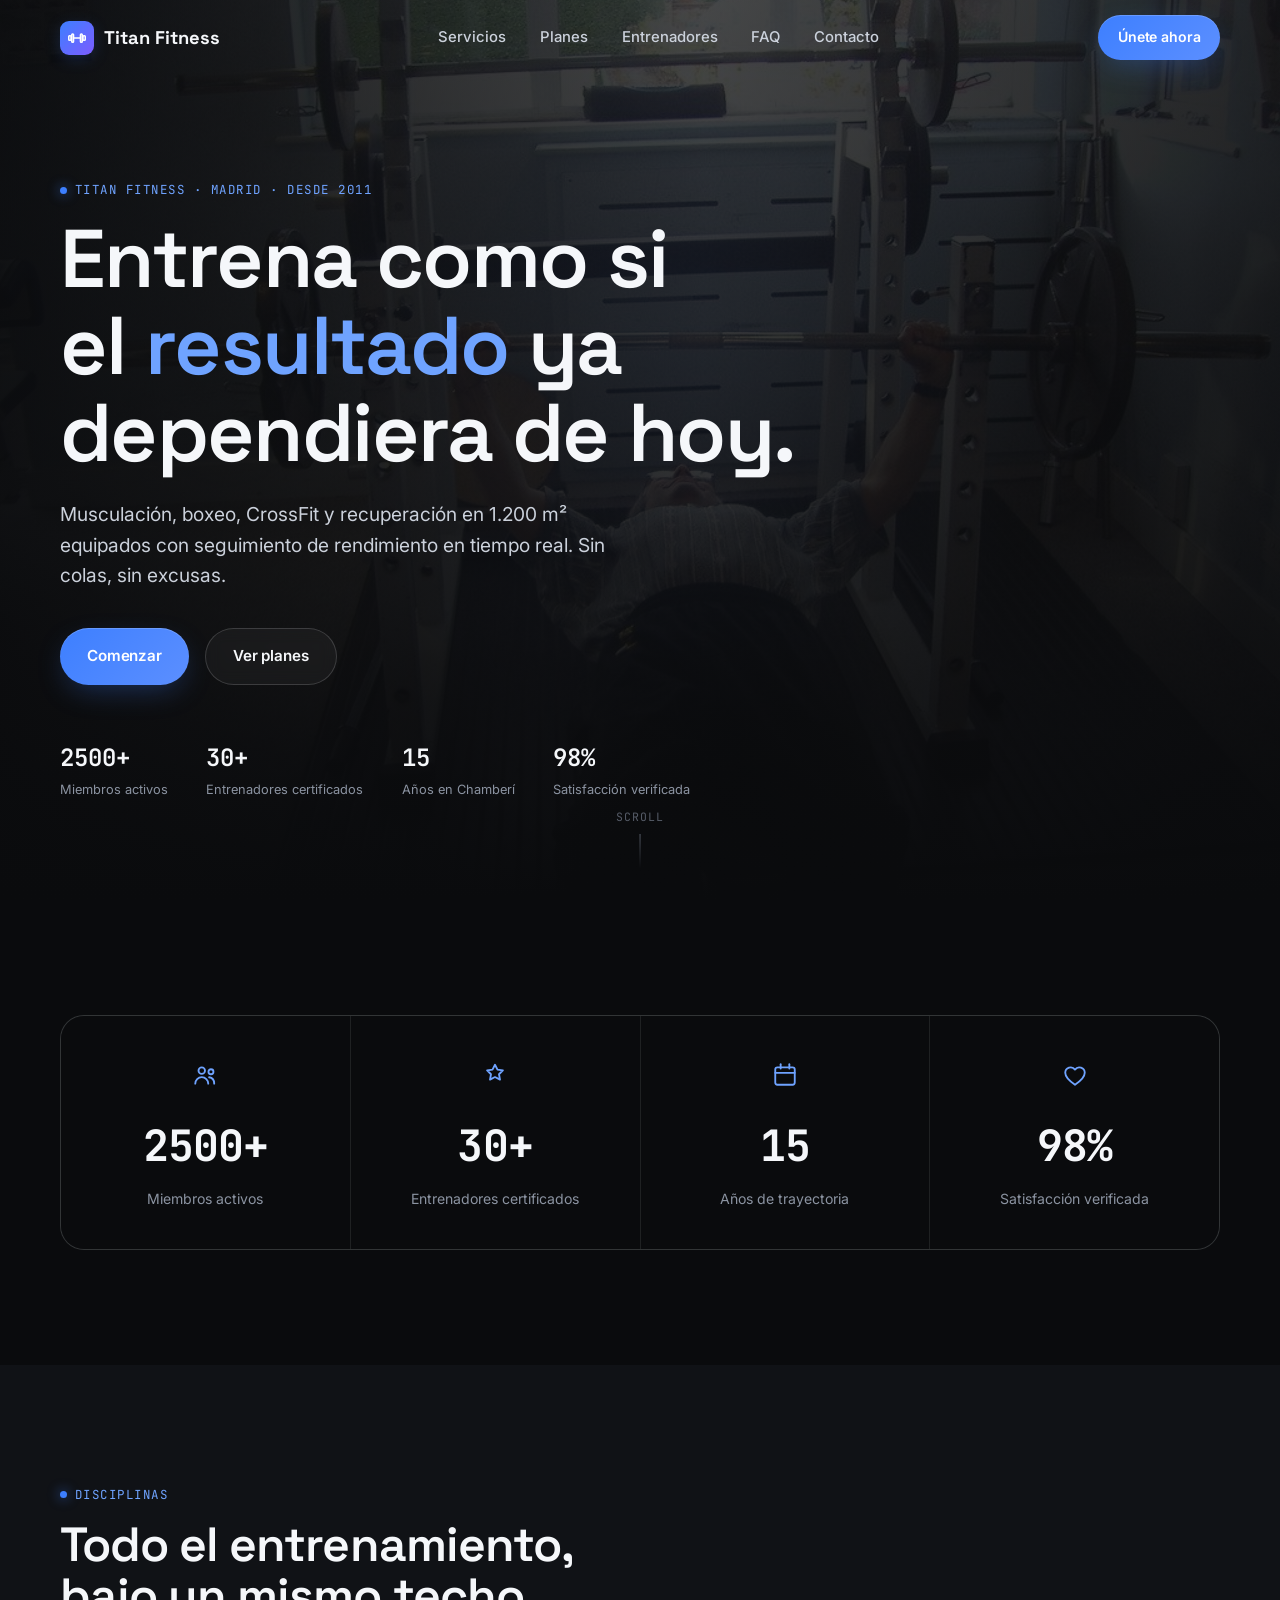
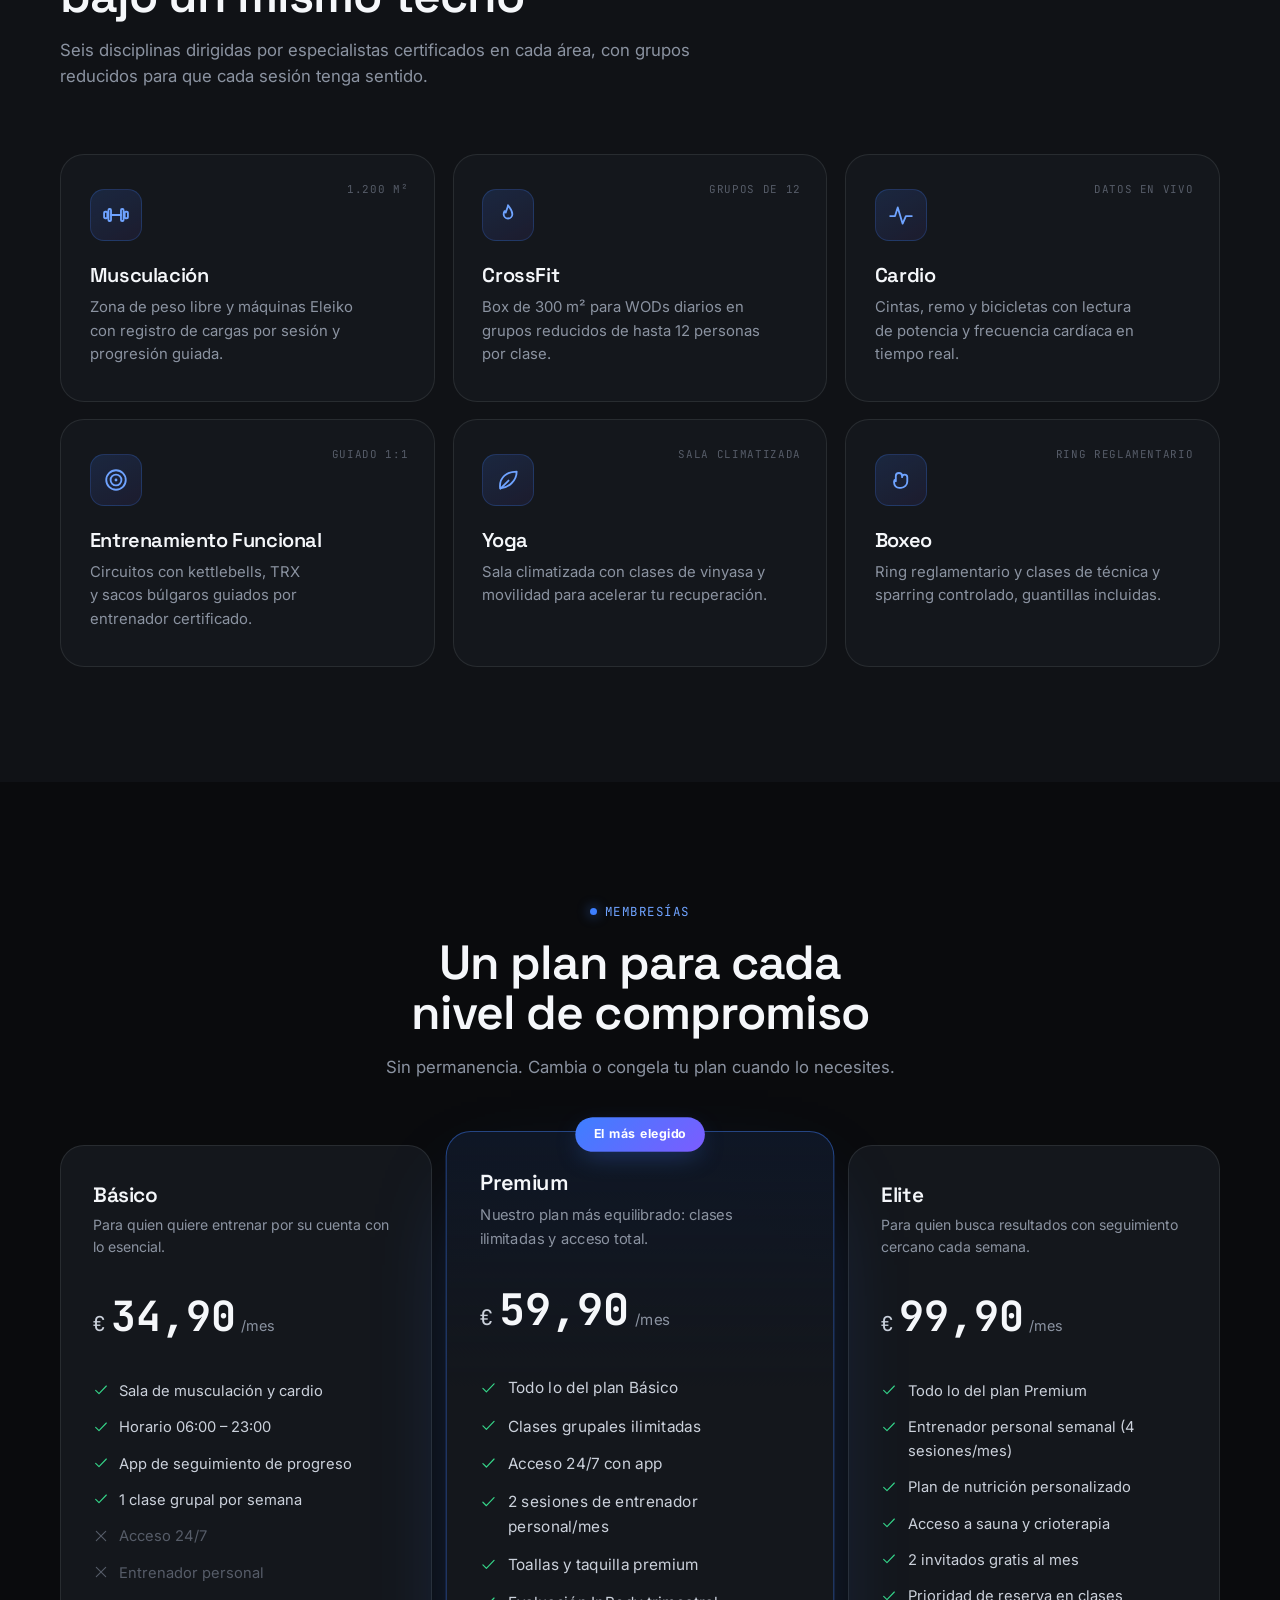
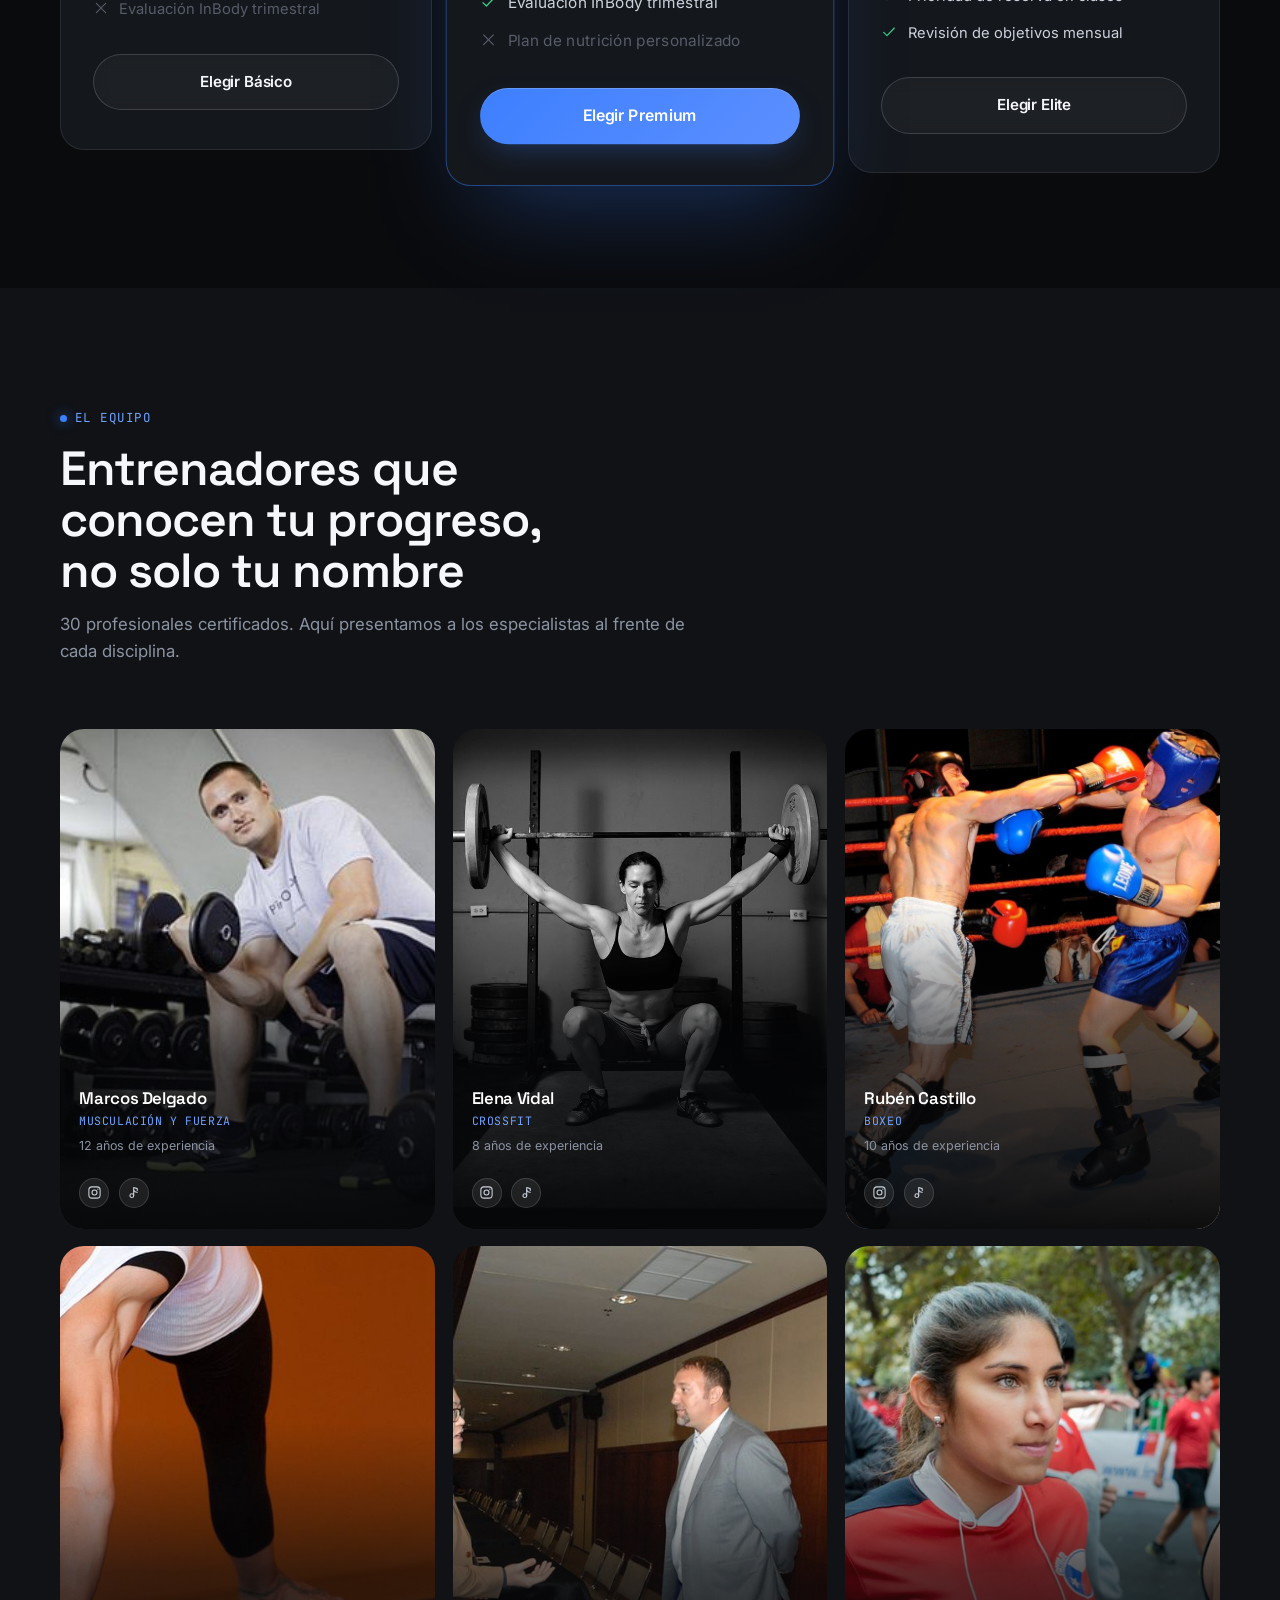
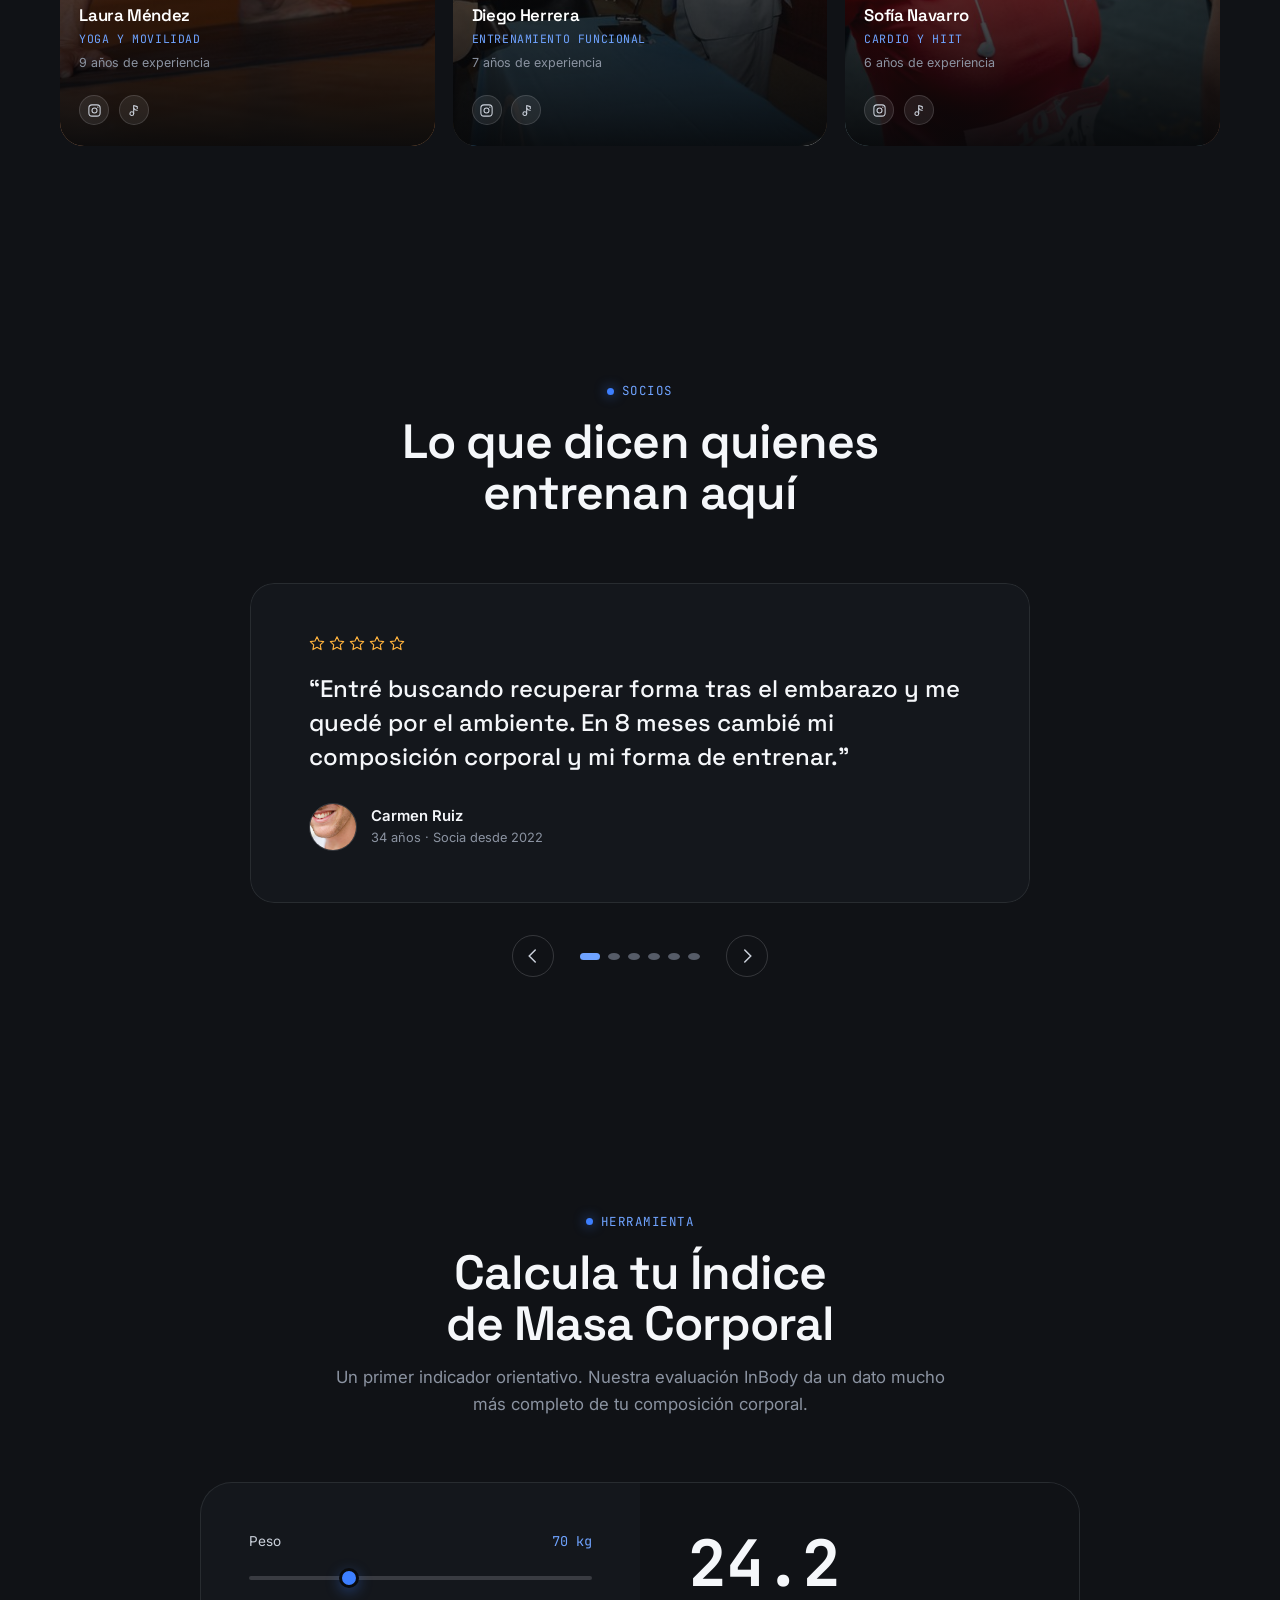
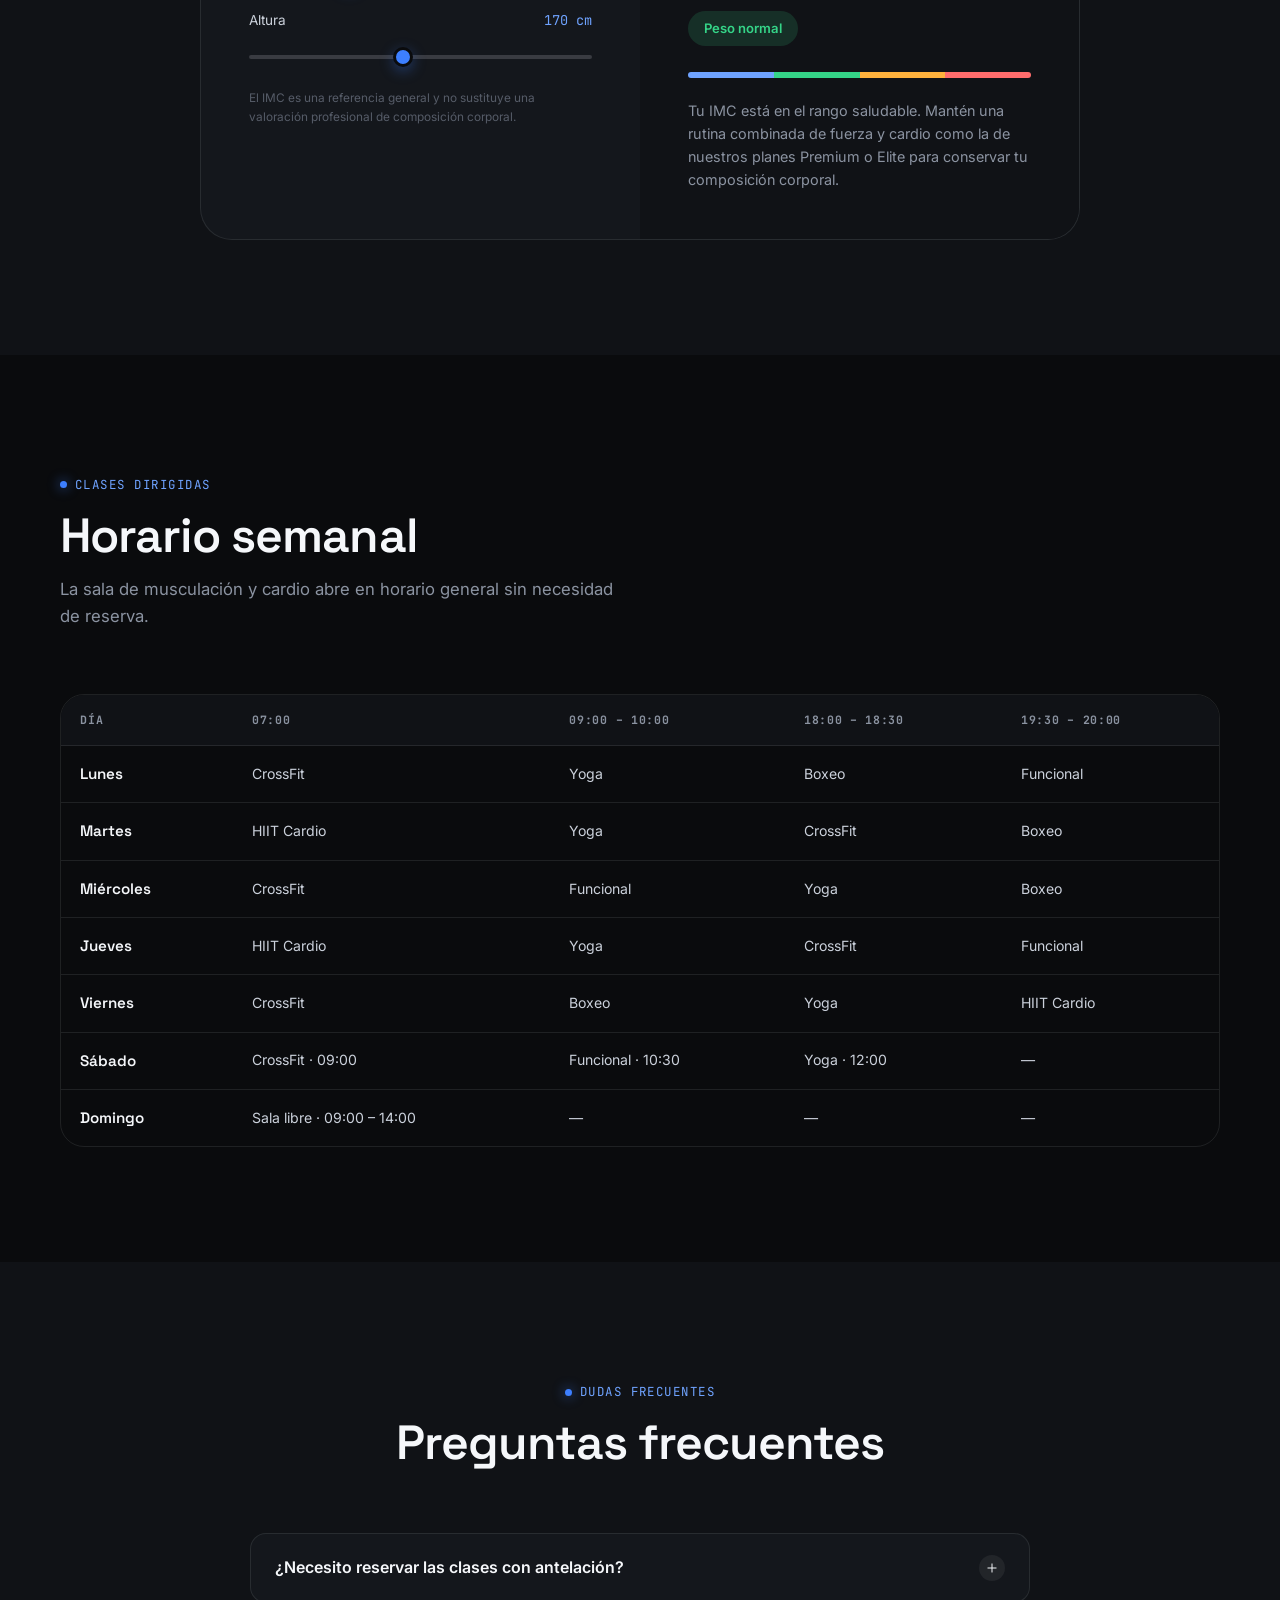
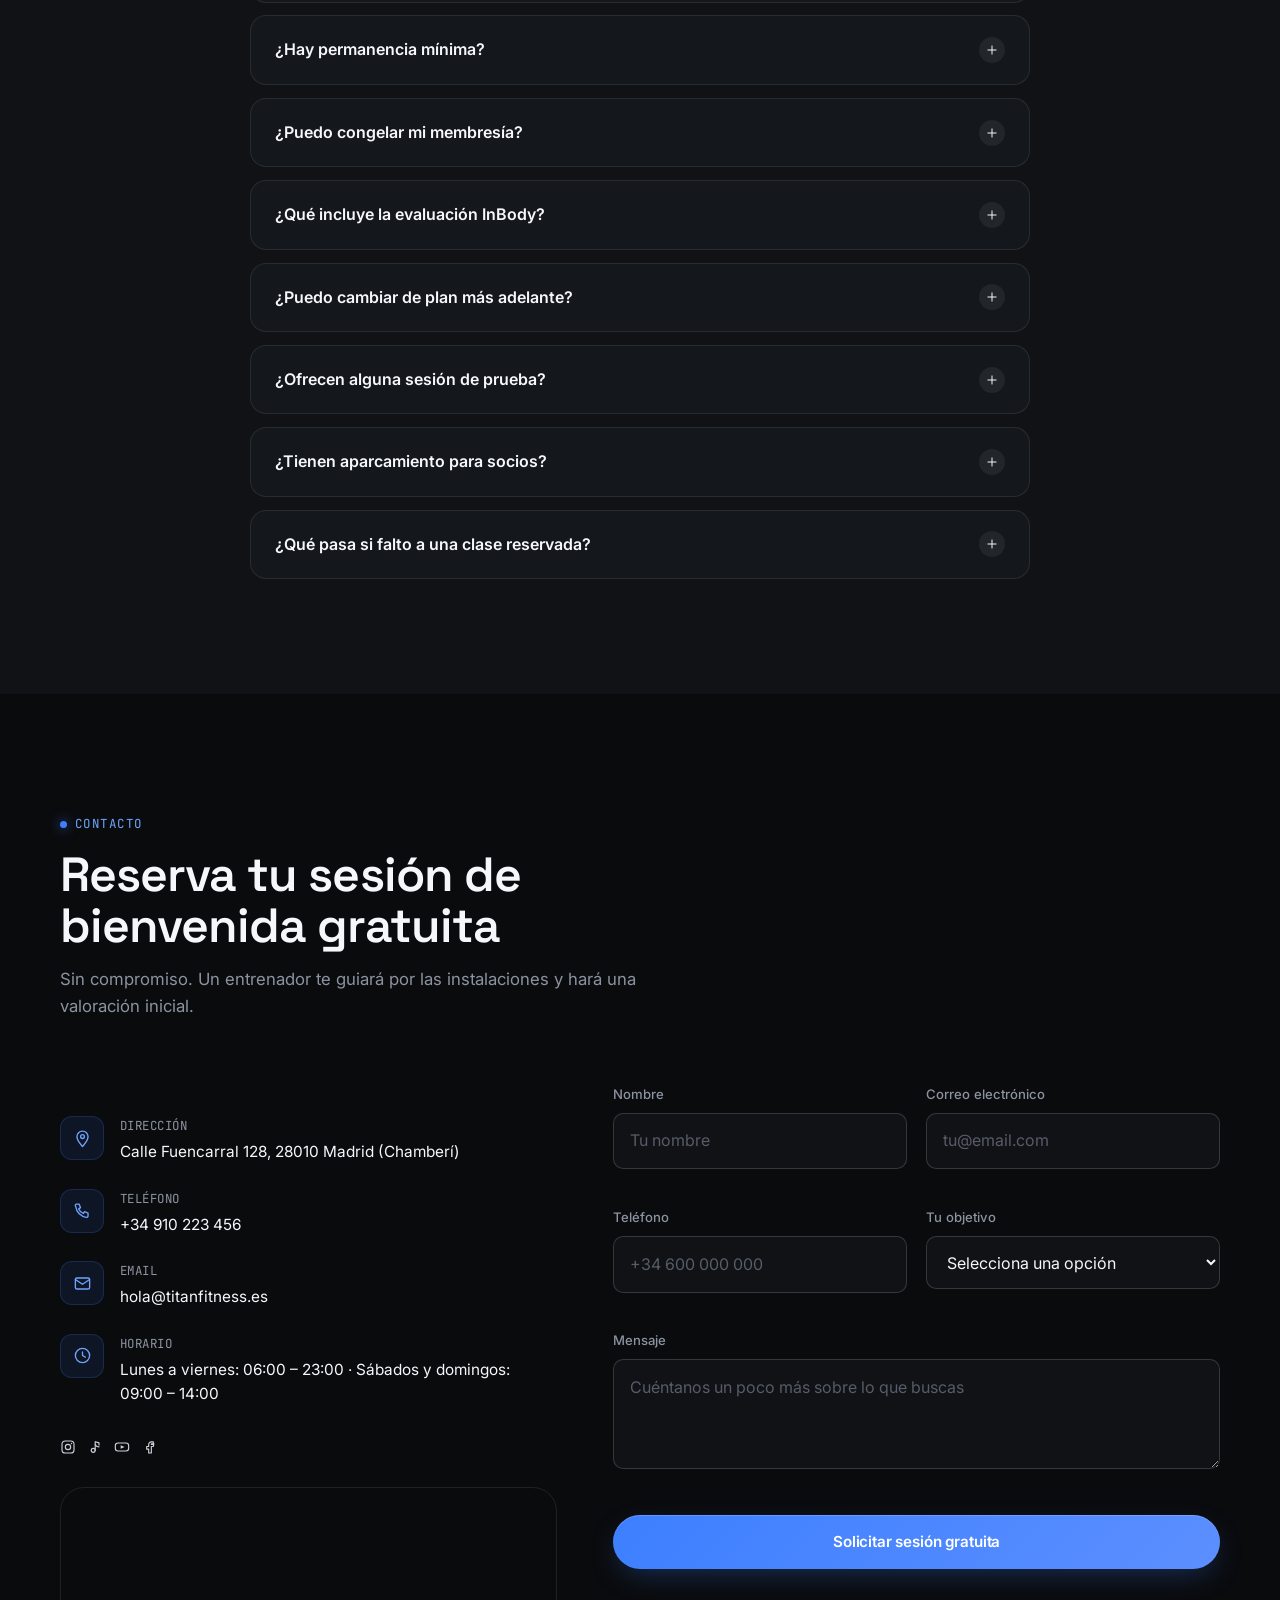
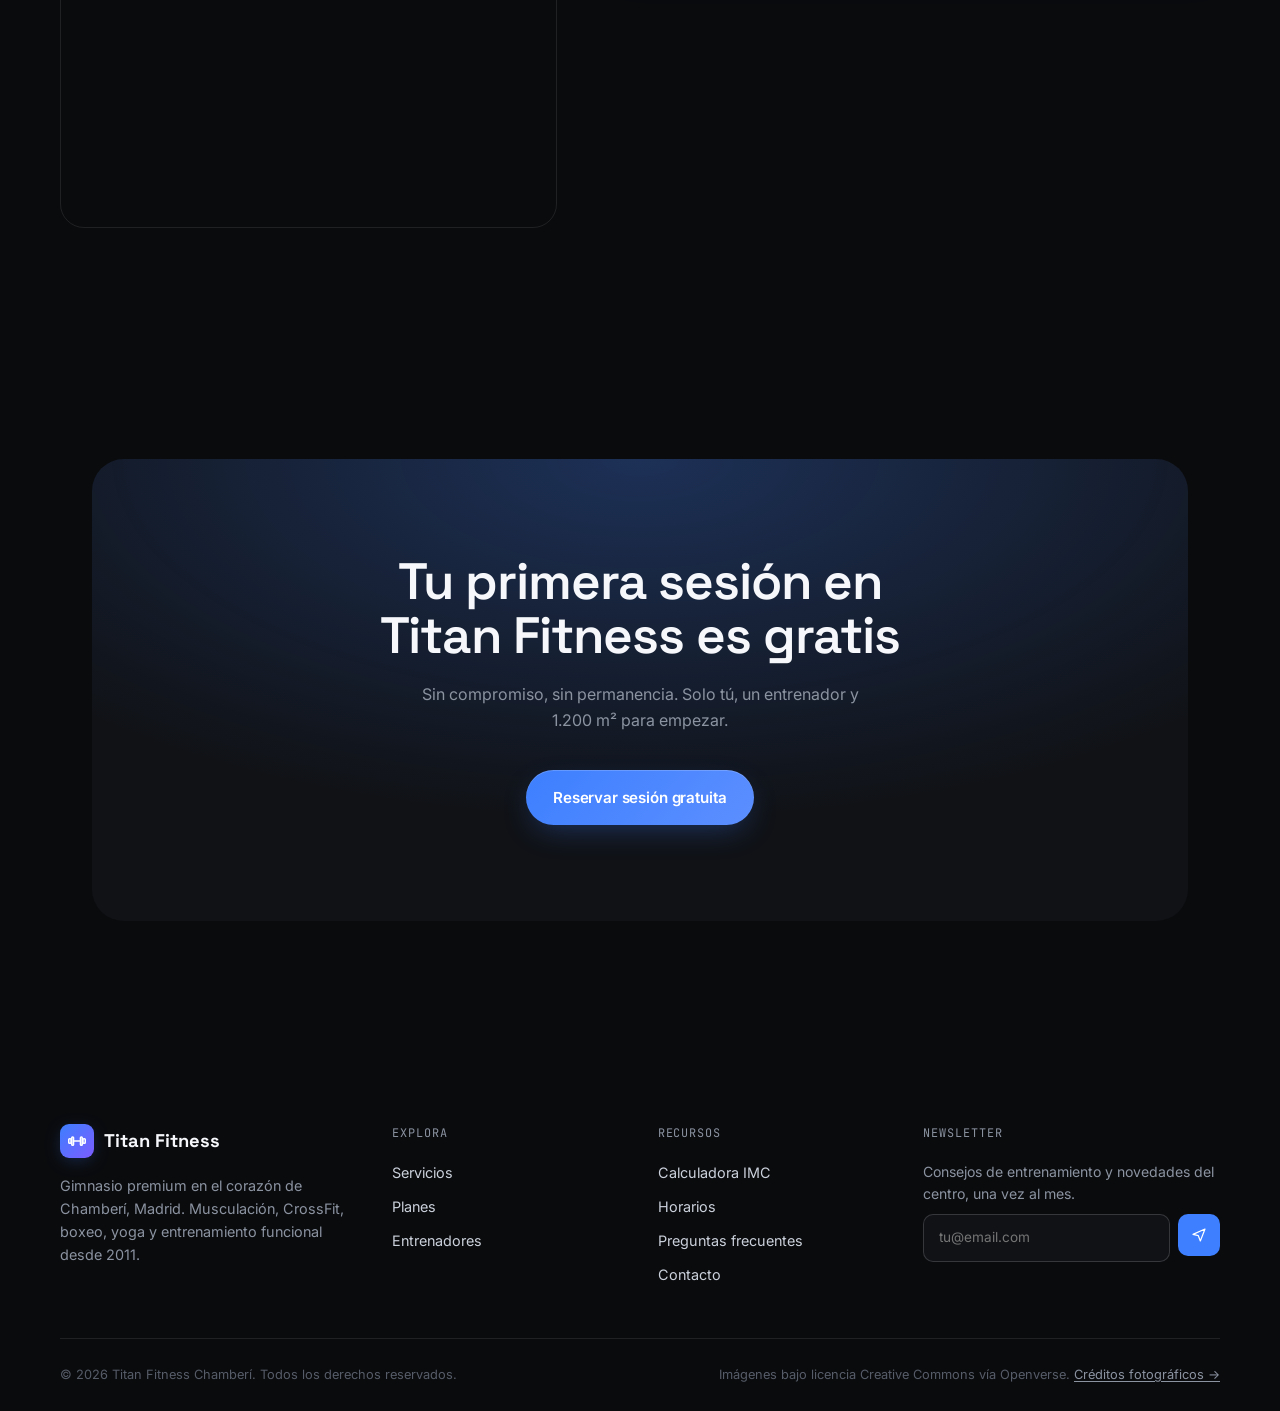
<file: index.html>
<!doctype html>
<html lang="es">
<head>
<meta charset="utf-8" />
<meta name="viewport" content="width=device-width, initial-scale=1" />
<title>Titan Fitness — Gimnasio premium en Chamberí, Madrid</title>
<meta name="description" content="Musculación, CrossFit, boxeo, yoga y entrenamiento funcional en 1.200 m² en el corazón de Chamberí. +2.500 miembros, 30 entrenadores certificados, 15 años de trayectoria. Reserva tu sesión de bienvenida gratuita." />
<meta name="theme-color" content="#0a0b0d" />
<link rel="canonical" href="https://www.titanfitness.es/" />

<meta property="og:type" content="website" />
<meta property="og:site_name" content="Titan Fitness" />
<meta property="og:title" content="Titan Fitness — Gimnasio premium en Chamberí, Madrid" />
<meta property="og:description" content="Musculación, CrossFit, boxeo, yoga y entrenamiento funcional en 1.200 m². +2.500 miembros, 30 entrenadores certificados, 15 años de trayectoria." />
<meta property="og:image" content="assets/img/hero.jpg" />
<meta property="og:locale" content="es_ES" />
<meta name="twitter:card" content="summary_large_image" />

<link rel="icon" href="assets/favicon.svg" type="image/svg+xml" />

<link rel="preconnect" href="https://fonts.googleapis.com" />
<link rel="preconnect" href="https://fonts.gstatic.com" crossorigin />
<link rel="stylesheet" href="https://fonts.googleapis.com/css2?family=Inter:wght@400;500;600;700&family=Space+Grotesk:wght@500;600;700&family=JetBrains+Mono:wght@400;500;600&display=swap" />

<link rel="preload" as="image" href="assets/img/hero.jpg" fetchpriority="high" />
<link rel="stylesheet" href="styles.css?v=20260731" />

<script type="application/ld+json">
{
  "@context": "https://schema.org",
  "@type": "ExerciseGym",
  "name": "Titan Fitness",
  "image": "assets/img/hero.jpg",
  "telephone": "+34910223456",
  "priceRange": "34,90€ - 99,90€",
  "address": {
    "@type": "PostalAddress",
    "streetAddress": "Calle Fuencarral 128",
    "addressLocality": "Madrid",
    "postalCode": "28010",
    "addressCountry": "ES"
  },
  "openingHoursSpecification": [
    { "@type": "OpeningHoursSpecification", "dayOfWeek": ["Monday","Tuesday","Wednesday","Thursday","Friday"], "opens": "06:00", "closes": "23:00" },
    { "@type": "OpeningHoursSpecification", "dayOfWeek": ["Saturday","Sunday"], "opens": "09:00", "closes": "14:00" }
  ]
}
</script>
</head>
<body>
<a href="#main" class="skip-link">Saltar al contenido</a>

<div class="cursor" data-cursor-root aria-hidden="true">
  <span class="cursor-dot"></span>
  <span class="cursor-ring"></span>
</div>

<!-- ============================= NAV ============================= -->
<header class="nav" data-nav>
  <div class="container nav-inner">
    <a href="#inicio" class="nav-logo">
      <span class="nav-logo-mark">
        <svg width="18" height="18" viewBox="0 0 24 24" fill="none" stroke="currentColor" stroke-width="2" stroke-linecap="round"><rect x="1" y="9" width="3" height="6" rx="1"/><rect x="20" y="9" width="3" height="6" rx="1"/><rect x="5" y="6.5" width="2.4" height="11" rx="1"/><rect x="16.6" y="6.5" width="2.4" height="11" rx="1"/><line x1="7.4" y1="12" x2="16.6" y2="12"/></svg>
      </span>
      Titan Fitness
    </a>
    <nav class="nav-links" aria-label="Navegación principal">
      <a class="nav-link" href="#servicios">Servicios</a>
      <a class="nav-link" href="#planes">Planes</a>
      <a class="nav-link" href="#entrenadores">Entrenadores</a>
      <a class="nav-link" href="#faq">FAQ</a>
      <a class="nav-link" href="#contacto">Contacto</a>
    </nav>
    <div class="nav-actions">
      <a href="#planes" class="btn btn-primary btn-sm nav-cta" data-magnetic data-magnetic-strength="0.2">Únete ahora</a>
      <button class="nav-burger" data-nav-burger aria-label="Abrir menú" aria-expanded="false" aria-controls="nav-mobile">
        <span class="nav-burger-lines"><span></span><span></span><span></span></span>
      </button>
    </div>
  </div>
  <nav id="nav-mobile" class="nav-mobile" data-nav-mobile data-open="false" aria-label="Navegación móvil">
    <a href="#servicios">Servicios</a>
    <a href="#planes">Planes</a>
    <a href="#entrenadores">Entrenadores</a>
    <a href="#testimonios">Testimonios</a>
    <a href="#horarios">Horarios</a>
    <a href="#faq">FAQ</a>
    <a href="#contacto">Contacto</a>
    <a href="#planes" class="btn btn-primary">Únete ahora</a>
  </nav>
</header>

<main id="main">

<!-- ============================= HERO ============================= -->
<section class="hero" id="inicio">
  <div class="hero-bg">
    <img src="assets/img/hero.jpg" alt="Atleta entrenando con barra de peso libre en la sala de musculación de Titan Fitness" fetchpriority="high" loading="eager" decoding="sync" />
  </div>
  <div class="hero-bg-tint" aria-hidden="true"></div>
  <div class="hero-gradient" aria-hidden="true"></div>
  <div class="hero-grain" aria-hidden="true"></div>

  <div class="container">
    <div class="hero-content">
      <p class="eyebrow" data-brand-text="kicker">Titan Fitness · Madrid · Desde 2011</p>
      <h1 class="hero-title">Entrena como si el <span class="hl">resultado</span> ya dependiera de hoy.</h1>
      <p class="hero-sub">Musculación, boxeo, CrossFit y recuperación en 1.200 m² equipados con seguimiento de rendimiento en tiempo real. Sin colas, sin excusas.</p>
      <div class="hero-actions">
        <a href="#planes" class="btn btn-primary" data-magnetic data-magnetic-strength="0.2">Comenzar</a>
        <a href="#planes" class="btn btn-ghost" data-magnetic data-magnetic-strength="0.2">Ver planes</a>
      </div>
      <div class="hero-trust" data-hero-trust aria-label="Cifras de Titan Fitness"></div>
    </div>
  </div>

  <div class="hero-scroll" aria-hidden="true">
    <span>Scroll</span>
    <span class="hero-scroll-line"></span>
  </div>
</section>

<!-- ============================= STATS ============================= -->
<section class="section" aria-label="Titan Fitness en cifras">
  <div class="container">
    <div class="stats-grid" data-stats></div>
  </div>
</section>

<!-- ============================= SERVICIOS ============================= -->
<section class="section section-alt" id="servicios">
  <div class="container">
    <div class="section-head" data-reveal>
      <p class="eyebrow">Disciplinas</p>
      <h2 class="section-title">Todo el entrenamiento, bajo un mismo techo</h2>
      <p class="section-sub">Seis disciplinas dirigidas por especialistas certificados en cada área, con grupos reducidos para que cada sesión tenga sentido.</p>
    </div>
    <div class="services-grid" data-services></div>
  </div>
</section>

<!-- ============================= PLANES ============================= -->
<section class="section" id="planes">
  <div class="container">
    <div class="section-head center" data-reveal>
      <p class="eyebrow">Membresías</p>
      <h2 class="section-title">Un plan para cada nivel de compromiso</h2>
      <p class="section-sub">Sin permanencia. Cambia o congela tu plan cuando lo necesites.</p>
    </div>
    <div class="plans-grid" data-plans></div>
  </div>
</section>

<!-- ============================= ENTRENADORES ============================= -->
<section class="section section-alt" id="entrenadores">
  <div class="container">
    <div class="section-head" data-reveal>
      <p class="eyebrow">El equipo</p>
      <h2 class="section-title">Entrenadores que conocen tu progreso, no solo tu nombre</h2>
      <p class="section-sub">30 profesionales certificados. Aquí presentamos a los especialistas al frente de cada disciplina.</p>
    </div>
    <div class="trainers-grid" data-trainers></div>
  </div>
</section>

<!-- ============================= TESTIMONIOS ============================= -->
<section class="section section-alt" id="testimonios">
  <div class="container">
    <div class="section-head center" data-reveal>
      <p class="eyebrow">Socios</p>
      <h2 class="section-title">Lo que dicen quienes entrenan aquí</h2>
    </div>
    <div class="testi-wrap" data-testi data-reveal>
      <div class="testi-track">
        <div class="testi-slides" data-testi-slides></div>
      </div>
      <div class="testi-nav">
        <button class="testi-arrow" data-testi-prev aria-label="Testimonio anterior">
          <svg width="18" height="18" viewBox="0 0 24 24" fill="none" stroke="currentColor" stroke-width="2" stroke-linecap="round"><polyline points="15,4 7,12 15,20"/></svg>
        </button>
        <div class="testi-dots" data-testi-dots></div>
        <button class="testi-arrow" data-testi-next aria-label="Siguiente testimonio">
          <svg width="18" height="18" viewBox="0 0 24 24" fill="none" stroke="currentColor" stroke-width="2" stroke-linecap="round"><polyline points="9,4 17,12 9,20"/></svg>
        </button>
      </div>
    </div>
  </div>
</section>

<!-- ============================= IMC ============================= -->
<section class="section section-alt" id="imc">
  <div class="container">
    <div class="section-head center" data-reveal>
      <p class="eyebrow">Herramienta</p>
      <h2 class="section-title">Calcula tu Índice de Masa Corporal</h2>
      <p class="section-sub">Un primer indicador orientativo. Nuestra evaluación InBody da un dato mucho más completo de tu composición corporal.</p>
    </div>
    <div class="bmi-card" data-bmi data-reveal>
      <div class="bmi-form">
        <div class="bmi-field">
          <label><span>Peso</span><span data-bmi-weight-val>70 kg</span></label>
          <input type="range" min="35" max="160" value="70" data-bmi-weight aria-label="Peso en kilogramos" />
        </div>
        <div class="bmi-field">
          <label><span>Altura</span><span data-bmi-height-val>170 cm</span></label>
          <input type="range" min="130" max="220" value="170" data-bmi-height aria-label="Altura en centímetros" />
        </div>
        <p class="bmi-disclaimer">El IMC es una referencia general y no sustituye una valoración profesional de composición corporal.</p>
      </div>
      <div class="bmi-result">
        <div class="bmi-result-value" data-bmi-result>24.2</div>
        <span class="bmi-result-cat cat-normal" data-bmi-cat>Peso normal</span>
        <div class="bmi-scale" aria-hidden="true"><span></span><span></span><span></span><span></span></div>
        <p class="bmi-result-advice" data-bmi-advice>Tu IMC está en el rango saludable. Mantén una rutina combinada de fuerza y cardio.</p>
      </div>
    </div>
  </div>
</section>

<!-- ============================= HORARIOS ============================= -->
<section class="section" id="horarios">
  <div class="container">
    <div class="section-head" data-reveal>
      <p class="eyebrow">Clases dirigidas</p>
      <h2 class="section-title">Horario semanal</h2>
      <p class="section-sub">La sala de musculación y cardio abre en horario general sin necesidad de reserva.</p>
    </div>
    <div class="schedule-wrap" data-reveal>
      <table class="schedule-table">
        <thead><tr data-schedule-head></tr></thead>
        <tbody data-schedule-body></tbody>
      </table>
    </div>
  </div>
</section>

<!-- ============================= FAQ ============================= -->
<section class="section section-alt" id="faq">
  <div class="container">
    <div class="section-head center" data-reveal>
      <p class="eyebrow">Dudas frecuentes</p>
      <h2 class="section-title">Preguntas frecuentes</h2>
    </div>
    <div class="faq-list" data-faq></div>
  </div>
</section>

<!-- ============================= CONTACTO + MAPA ============================= -->
<section class="section" id="contacto">
  <div class="container">
    <div class="section-head" data-reveal>
      <p class="eyebrow">Contacto</p>
      <h2 class="section-title">Reserva tu sesión de bienvenida gratuita</h2>
      <p class="section-sub">Sin compromiso. Un entrenador te guiará por las instalaciones y hará una valoración inicial.</p>
    </div>
    <div class="contact-grid">
      <div data-reveal>
        <div class="contact-info-list" data-contact-info></div>
        <div class="contact-social" data-footer-social aria-label="Redes sociales de Titan Fitness"></div>
        <div class="map-frame" style="margin-top:2rem">
          <iframe
            src="https://www.google.com/maps?q=Calle+Fuencarral+128,+Madrid&output=embed"
            title="Ubicación de Titan Fitness en Google Maps"
            loading="lazy"
            referrerpolicy="no-referrer-when-downgrade"
          ></iframe>
        </div>
      </div>

      <div data-reveal data-reveal-delay="2">
        <form class="contact-form" data-contact-form novalidate>
          <div class="form-fields">
            <div class="field-row">
              <div class="field">
                <label for="cf-name">Nombre</label>
                <input id="cf-name" name="name" type="text" placeholder="Tu nombre" required />
                <p class="field-error"></p>
              </div>
              <div class="field">
                <label for="cf-email">Correo electrónico</label>
                <input id="cf-email" name="email" type="email" placeholder="tu@email.com" required data-rule="email" />
                <p class="field-error"></p>
              </div>
            </div>
            <div class="field-row">
              <div class="field">
                <label for="cf-phone">Teléfono</label>
                <input id="cf-phone" name="phone" type="tel" placeholder="+34 600 000 000" required data-rule="phone" />
                <p class="field-error"></p>
              </div>
              <div class="field">
                <label for="cf-goal">Tu objetivo</label>
                <select id="cf-goal" name="goal" required>
                  <option value="">Selecciona una opción</option>
                  <option>Ganar masa muscular</option>
                  <option>Perder grasa corporal</option>
                  <option>Mejorar resistencia cardiovascular</option>
                  <option>Prepararme para una competición</option>
                  <option>Recuperación de una lesión</option>
                  <option>Otro</option>
                </select>
                <p class="field-error"></p>
              </div>
            </div>
            <div class="field">
              <label for="cf-message">Mensaje</label>
              <textarea id="cf-message" name="message" placeholder="Cuéntanos un poco más sobre lo que buscas"></textarea>
              <p class="field-error"></p>
            </div>
            <button type="submit" class="btn btn-primary btn-block" data-magnetic data-magnetic-strength="0.12">
              <span class="form-label-default"><span class="label-text">Solicitar sesión gratuita</span></span>
            </button>
          </div>
          <div class="form-success" data-contact-success>
            <div class="form-success-icon">
              <svg width="30" height="30" viewBox="0 0 24 24" fill="none" stroke="currentColor" stroke-width="2" stroke-linecap="round" stroke-linejoin="round"><polyline points="4,12.5 9,17.5 20,6"/></svg>
            </div>
            <h3>Solicitud recibida</h3>
            <p style="color:var(--ink-mute); margin-top:.5rem; font-size:.92rem;">Te contactaremos en menos de 24 horas para confirmar tu sesión de bienvenida.</p>
          </div>
        </form>
      </div>
    </div>
  </div>
</section>

<!-- ============================= CTA FINAL ============================= -->
<section class="section">
  <div class="container">
    <div class="final-cta" data-reveal>
      <div class="final-cta-bg" aria-hidden="true"></div>
      <h2>Tu primera sesión en Titan Fitness es gratis</h2>
      <p>Sin compromiso, sin permanencia. Solo tú, un entrenador y 1.200 m² para empezar.</p>
      <div class="hero-actions">
        <a href="#contacto" class="btn btn-primary" data-magnetic data-magnetic-strength="0.2">Reservar sesión gratuita</a>
      </div>
    </div>
  </div>
</section>

</main>

<!-- ============================= FOOTER ============================= -->
<footer class="footer">
  <div class="container">
    <div class="footer-grid">
      <div class="footer-brand">
        <a href="#inicio" class="nav-logo">
          <span class="nav-logo-mark">
            <svg width="18" height="18" viewBox="0 0 24 24" fill="none" stroke="currentColor" stroke-width="2" stroke-linecap="round"><rect x="1" y="9" width="3" height="6" rx="1"/><rect x="20" y="9" width="3" height="6" rx="1"/><rect x="5" y="6.5" width="2.4" height="11" rx="1"/><rect x="16.6" y="6.5" width="2.4" height="11" rx="1"/><line x1="7.4" y1="12" x2="16.6" y2="12"/></svg>
          </span>
          Titan Fitness
        </a>
        <p>Gimnasio premium en el corazón de Chamberí, Madrid. Musculación, CrossFit, boxeo, yoga y entrenamiento funcional desde 2011.</p>
        <div class="footer-social" data-footer-social aria-label="Redes sociales"></div>
      </div>
      <div>
        <p class="footer-heading">Explora</p>
        <div class="footer-links">
          <a href="#servicios">Servicios</a>
          <a href="#planes">Planes</a>
          <a href="#entrenadores">Entrenadores</a>
        </div>
      </div>
      <div>
        <p class="footer-heading">Recursos</p>
        <div class="footer-links">
          <a href="#imc">Calculadora IMC</a>
          <a href="#horarios">Horarios</a>
          <a href="#faq">Preguntas frecuentes</a>
          <a href="#contacto">Contacto</a>
        </div>
      </div>
      <div>
        <p class="footer-heading">Newsletter</p>
        <p style="color:var(--ink-mute); font-size:.88rem;">Consejos de entrenamiento y novedades del centro, una vez al mes.</p>
        <form class="footer-newsletter-form" data-newsletter-form>
          <label for="nl-email" class="sr-only">Correo electrónico</label>
          <input id="nl-email" type="email" placeholder="tu@email.com" required />
          <button type="submit" aria-label="Suscribirse">
            <svg width="16" height="16" viewBox="0 0 24 24" fill="none" stroke="currentColor" stroke-width="1.8" stroke-linecap="round" stroke-linejoin="round"><polygon points="3,11 21,3 14,21 11,13 3,11"/></svg>
          </button>
        </form>
        <p class="footer-newsletter-msg" data-newsletter-msg></p>
      </div>
    </div>
    <div class="footer-bottom">
      <p>&copy; <span data-year>2026</span> Titan Fitness Chamberí. Todos los derechos reservados.</p>
      <p class="footer-credits">Imágenes bajo licencia Creative Commons vía Openverse. <a href="creditos.html">Créditos fotográficos →</a></p>
    </div>
  </div>
</footer>

<script defer src="lib/gsap.min.js"></script>
<script defer src="lib/ScrollTrigger.min.js"></script>
<script defer src="lib/manifest.js"></script>
<script defer src="main.js?v=20260731"></script>
</body>
</html>
</file>
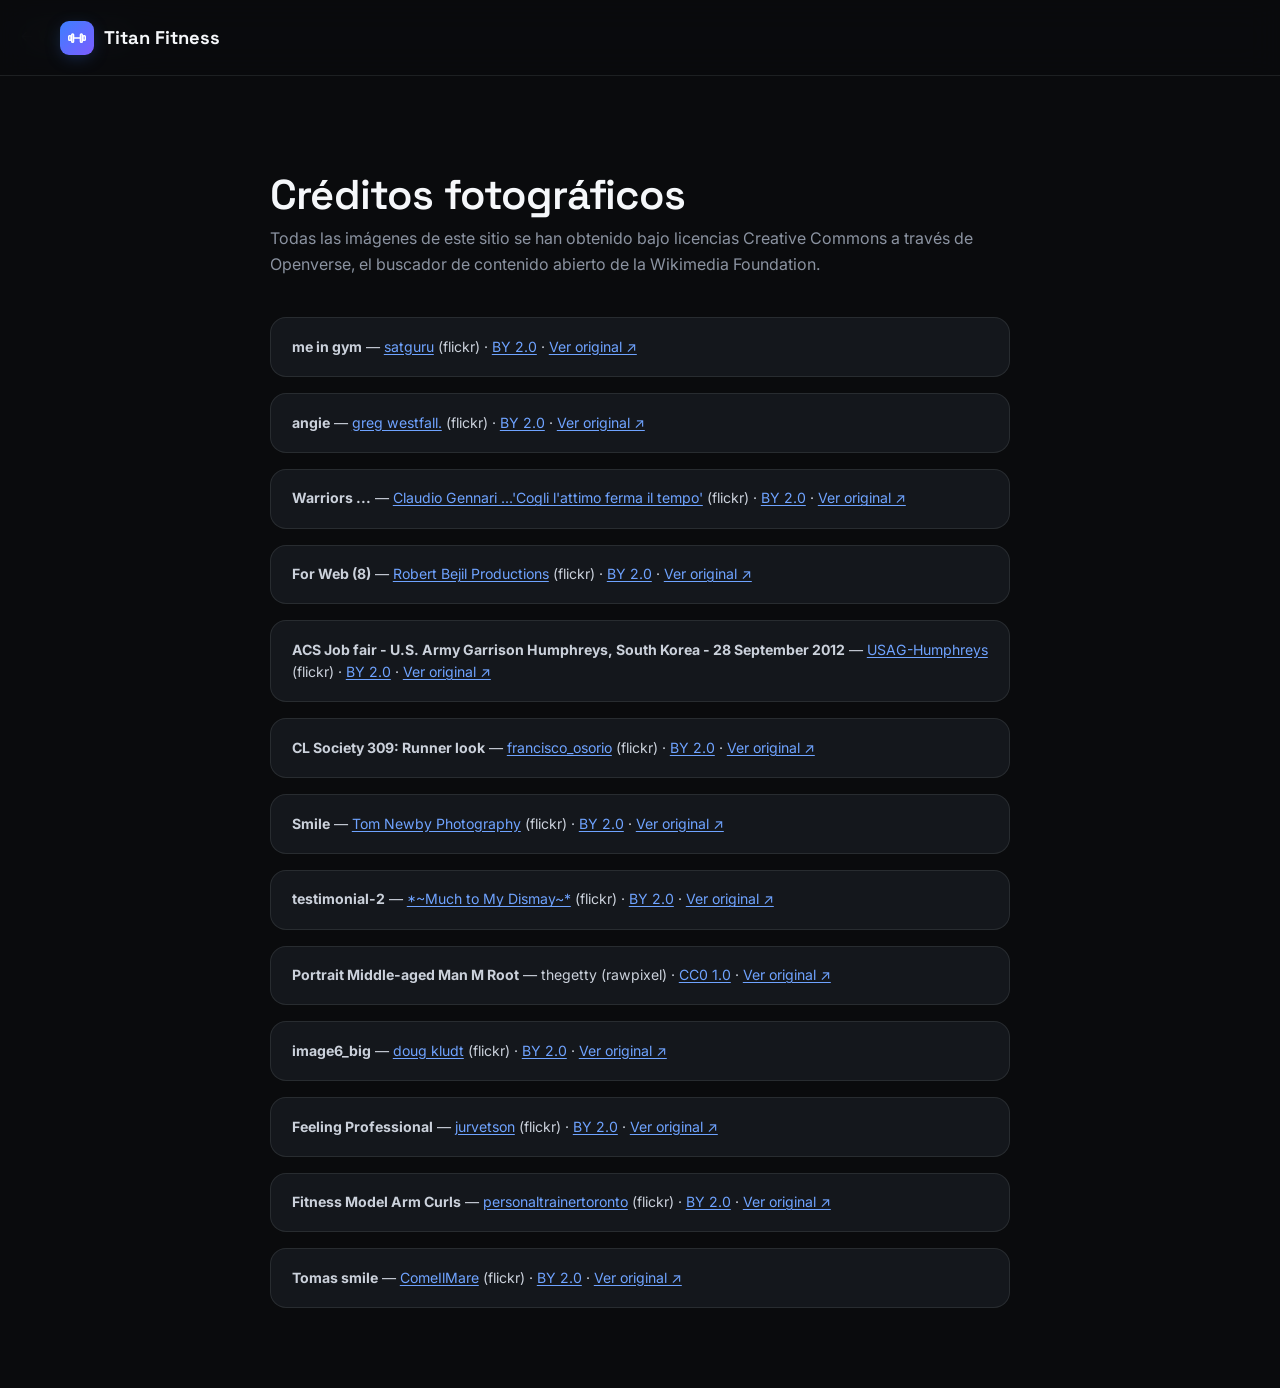
<file: creditos.html>
<!doctype html>
<html lang="es">
<head>
<meta charset="utf-8" />
<meta name="viewport" content="width=device-width, initial-scale=1" />
<title>Créditos fotográficos · Titan Fitness</title>
<meta name="description" content="Créditos y licencias de las imágenes utilizadas en el sitio web de Titan Fitness, obtenidas vía Openverse." />
<meta name="robots" content="noindex" />
<link rel="icon" href="assets/favicon.svg" type="image/svg+xml" />
<link rel="preconnect" href="https://fonts.googleapis.com" />
<link rel="preconnect" href="https://fonts.gstatic.com" crossorigin />
<link rel="stylesheet" href="https://fonts.googleapis.com/css2?family=Inter:wght@400;500;600;700&family=Space+Grotesk:wght@500;600;700&family=JetBrains+Mono:wght@400;500;600&display=swap" />
<link rel="stylesheet" href="styles.css?v=20260731" />
</head>
<body class="page-credits">
  <header class="nav is-scrolled">
    <div class="container nav-inner">
      <a href="index.html" class="nav-logo">
        <span class="nav-logo-mark">
          <svg width="18" height="18" viewBox="0 0 24 24" fill="none" stroke="currentColor" stroke-width="2" stroke-linecap="round"><rect x="1" y="9" width="3" height="6" rx="1"/><rect x="20" y="9" width="3" height="6" rx="1"/><rect x="5" y="6.5" width="2.4" height="11" rx="1"/><rect x="16.6" y="6.5" width="2.4" height="11" rx="1"/><line x1="7.4" y1="12" x2="16.6" y2="12"/></svg>
        </span>
        Titan Fitness
      </a>
    </div>
  </header>
  <a href="index.html" class="back-link">← Volver al sitio</a>
  <main>
    <h1>Créditos fotográficos</h1>
    <p>Todas las imágenes de este sitio se han obtenido bajo licencias Creative Commons a través de <a href="https://openverse.org" target="_blank" rel="noopener">Openverse</a>, el buscador de contenido abierto de la Wikimedia Foundation.</p>
    <ul class="credits-list" data-credits>
      <li>Cargando créditos…</li>
    </ul>
  </main>
  <script defer src="lib/credits-render.js?v=20260731"></script>
</body>
</html>
</file>
<file: styles.css>
/* =============================================================
   1. Tokens
   ============================================================= */
:root {
  --bg:          #0a0b0d;
  --bg-2:        #101216;
  --bg-3:        #15181e;
  --card:        #14171c;
  --card-2:      #191d24;
  --line:        rgba(245, 247, 250, 0.09);
  --line-strong: rgba(245, 247, 250, 0.16);

  --ink:         #f5f7fa;
  --ink-soft:    #cbd1db;
  --ink-mute:    #8b93a1;
  --ink-dim:     #565c68;

  --accent:      #3d7fff;
  --accent-2:    #6fa3ff;
  --accent-dim:  #1e3a73;
  --accent-glow: rgba(61, 127, 255, 0.35);

  --success:     #35d488;
  --star:        #ffb23d;

  --gradient-1:  #3d7fff;
  --gradient-2:  #7c5cff;
  --gradient-3:  #35d4c4;

  --sans:  "Inter", -apple-system, BlinkMacSystemFont, "Segoe UI", system-ui, sans-serif;
  --display: "Space Grotesk", var(--sans);
  --mono:  "JetBrains Mono", ui-monospace, "SFMono-Regular", Menlo, monospace;

  --ease-out:    cubic-bezier(0.16, 1, 0.3, 1);
  --ease-in:     cubic-bezier(0.7, 0, 0.84, 0);
  --ease-soft:   cubic-bezier(0.25, 0.46, 0.45, 0.94);
  --ease-bounce: cubic-bezier(0.34, 1.56, 0.64, 1);

  --radius-sm: 10px;
  --radius-md: 16px;
  --radius-lg: 24px;
  --radius-xl: 32px;

  --container: 1240px;
  --nav-h: 76px;
}

@property --mx { syntax: "<percentage>"; inherits: false; initial-value: 50%; }
@property --my { syntax: "<percentage>"; inherits: false; initial-value: 40%; }

/* =============================================================
   2. Reset & base
   ============================================================= */
*, *::before, *::after { box-sizing: border-box; margin: 0; }
html {
  -webkit-text-size-adjust: 100%;
  tab-size: 2;
  scroll-behavior: smooth;
  scroll-padding-top: var(--nav-h);
}
body {
  font-family: var(--sans);
  font-size: 16px;
  line-height: 1.6;
  background: var(--bg);
  color: var(--ink-soft);
  -webkit-font-smoothing: antialiased;
  -moz-osx-font-smoothing: grayscale;
  text-rendering: optimizeLegibility;
  overflow-x: clip;
  overscroll-behavior-y: none;
}
img, svg, video { display: block; max-width: 100%; }
img { height: auto; }
button { font: inherit; color: inherit; cursor: pointer; border: 0; background: none; }
a { color: inherit; text-decoration: none; }
input, textarea, select { font: inherit; color: inherit; }
p { text-wrap: pretty; }
h1, h2, h3, h4 {
  font-family: var(--display);
  font-weight: 600;
  color: var(--ink);
  text-wrap: balance;
  line-height: 1.06;
  letter-spacing: -0.02em;
}
ul { list-style: none; padding: 0; }
::selection { background: var(--accent); color: #fff; }

:focus-visible {
  outline: 2px solid var(--accent);
  outline-offset: 3px;
  border-radius: 4px;
}

/* =============================================================
   3. Utilities
   ============================================================= */
.container { width: 100%; max-width: var(--container); margin-inline: auto; padding-inline: 1.25rem; }
@media (min-width: 720px) { .container { padding-inline: 2rem; } }

.skip-link {
  position: fixed; top: -100px; left: 1rem; z-index: 9999;
  padding: .7rem 1.1rem; background: var(--accent); color: #fff;
  border-radius: 8px; font-weight: 600; transition: top .3s var(--ease-out);
}
.skip-link:focus { top: 1rem; }

.sr-only {
  position: absolute; width: 1px; height: 1px; padding: 0; margin: -1px;
  overflow: hidden; clip: rect(0,0,0,0); white-space: nowrap; border: 0;
}

.eyebrow {
  display: inline-flex; align-items: center; gap: .5rem;
  font-family: var(--mono); font-size: .78rem; letter-spacing: .12em;
  text-transform: uppercase; color: var(--accent-2);
  margin-bottom: 1rem;
}
.eyebrow::before {
  content: ""; width: 7px; height: 7px; border-radius: 50%;
  background: var(--accent); box-shadow: 0 0 12px 2px var(--accent-glow);
}

.section { position: relative; padding: clamp(4rem, 9vw, 8rem) 0; }
.section-head { max-width: 640px; margin-bottom: clamp(2.5rem, 5vw, 4rem); }
.section-head.center { margin-inline: auto; text-align: center; }
.section-title { font-size: clamp(1.9rem, 4vw, 3rem); }
.section-sub { color: var(--ink-mute); font-size: 1.05rem; margin-top: .9rem; }

.section-alt { background: var(--bg-2); }

.divider { height: 1px; background: var(--line); border: 0; }

/* =============================================================
   4. Buttons
   ============================================================= */
.btn {
  display: inline-flex; align-items: center; justify-content: center; gap: .55rem;
  padding: .95rem 1.7rem; border-radius: 999px;
  font-weight: 600; font-size: .95rem; letter-spacing: -0.01em;
  white-space: nowrap; position: relative; isolation: isolate;
  transition: transform .5s var(--ease-soft), box-shadow .5s var(--ease-soft), background .35s var(--ease-out), color .35s var(--ease-out), border-color .35s var(--ease-out);
}
.btn-primary {
  background: linear-gradient(135deg, var(--accent), #5c8fff);
  color: #fff;
  box-shadow: 0 1px 0 rgba(255,255,255,0.18) inset, 0 10px 30px -8px var(--accent-glow);
}
.btn-primary:hover { transform: translateY(-3px); box-shadow: 0 1px 0 rgba(255,255,255,0.22) inset, 0 20px 40px -10px var(--accent-glow); }
.btn-primary:active { transform: translateY(-1px); transition-duration: .12s; }

.btn-ghost {
  background: rgba(245,247,250,0.04);
  color: var(--ink);
  border: 1px solid var(--line-strong);
  backdrop-filter: blur(8px);
  -webkit-backdrop-filter: blur(8px);
}
.btn-ghost:hover { transform: translateY(-3px); background: rgba(245,247,250,0.08); border-color: rgba(245,247,250,0.3); }

.btn-block { width: 100%; }
.btn-sm { padding: .7rem 1.25rem; font-size: .88rem; }

.has-magnetic { display: inline-flex; position: relative; isolation: isolate; }
.magnetic-inner {
  display: inline-flex; align-items: center; justify-content: center; gap: inherit;
  will-change: transform;
  transition: transform .8s var(--ease-soft);
}

/* =============================================================
   5. Custom cursor
   ============================================================= */
.cursor {
  position: fixed; top: 0; left: 0;
  pointer-events: none; z-index: 9999;
  display: none;
  opacity: 0;
  transition: opacity .25s var(--ease-out);
}
.cursor.is-ready { opacity: 1; }
@media (hover: hover) and (pointer: fine) { .cursor { display: block; } }
.cursor-dot, .cursor-ring { position: fixed; top: 0; left: 0; pointer-events: none; will-change: transform; }
.cursor-dot { width: 6px; height: 6px; margin: -3px; background: var(--accent-2); border-radius: 50%; }
.cursor-ring {
  width: 34px; height: 34px; margin: -17px; border: 1px solid rgba(111,163,255,0.5); border-radius: 50%;
  transition: width .35s var(--ease-out), height .35s var(--ease-out), margin .35s var(--ease-out), border-color .35s;
}
.cursor.is-interactive .cursor-ring { width: 56px; height: 56px; margin: -28px; border-color: var(--accent); }
.has-cursor, .has-cursor a, .has-cursor button { cursor: none; }

/* =============================================================
   6. Nav
   ============================================================= */
.nav {
  position: fixed; top: 0; inset-inline: 0; z-index: 100;
  height: var(--nav-h);
  transition: background-color .4s var(--ease-out), backdrop-filter .4s var(--ease-out), box-shadow .4s var(--ease-out), border-color .4s;
  border-bottom: 1px solid transparent;
}
.nav.is-scrolled {
  background: rgba(10, 11, 13, 0.78);
  backdrop-filter: blur(16px) saturate(140%);
  -webkit-backdrop-filter: blur(16px) saturate(140%);
  border-bottom-color: var(--line);
}
.nav-inner { height: 100%; display: flex; align-items: center; justify-content: space-between; gap: 1rem; }
.nav-logo { display: flex; align-items: center; gap: .6rem; font-family: var(--display); font-weight: 700; font-size: 1.15rem; color: var(--ink); }
.nav-logo-mark {
  width: 34px; height: 34px; border-radius: 9px; display: grid; place-items: center;
  background: linear-gradient(135deg, var(--accent), var(--gradient-2));
  box-shadow: 0 4px 18px -4px var(--accent-glow);
  color: #fff;
}
.nav-links { display: none; align-items: center; gap: 2.1rem; }
@media (min-width: 960px) { .nav-links { display: flex; } }
.nav-link {
  position: relative; padding: .35rem 0; font-size: .93rem; color: var(--ink-soft); font-weight: 500;
}
.nav-link::after {
  content: ""; position: absolute; left: 0; right: 0; bottom: -2px;
  height: 1px; background: var(--accent-2);
  transform: scaleX(0); transform-origin: right;
  transition: transform .45s var(--ease-out);
}
.nav-link:hover { color: var(--ink); }
.nav-link:hover::after { transform: scaleX(1); transform-origin: left; }
.nav-actions { display: flex; align-items: center; gap: .9rem; }
.nav-cta { display: none; }
@media (min-width: 720px) { .nav-cta { display: inline-flex; } }

.nav-burger {
  display: grid; place-items: center; width: 42px; height: 42px; border-radius: 10px;
  border: 1px solid var(--line-strong);
}
@media (min-width: 960px) { .nav-burger { display: none; } }
.nav-burger-lines { position: relative; width: 18px; height: 12px; }
.nav-burger-lines span {
  position: absolute; left: 0; width: 100%; height: 1.5px; background: var(--ink);
  transition: transform .35s var(--ease-soft), opacity .25s;
}
.nav-burger-lines span:nth-child(1) { top: 0; }
.nav-burger-lines span:nth-child(2) { top: 50%; transform: translateY(-50%); }
.nav-burger-lines span:nth-child(3) { bottom: 0; }
.nav.is-menu-open .nav-burger-lines span:nth-child(1) { transform: translateY(5.25px) rotate(45deg); }
.nav.is-menu-open .nav-burger-lines span:nth-child(2) { opacity: 0; }
.nav.is-menu-open .nav-burger-lines span:nth-child(3) { transform: translateY(-5.25px) rotate(-45deg); }

.nav-mobile {
  position: fixed; inset: var(--nav-h) 0 0 0; z-index: 90;
  background: rgba(10,11,13,0.98);
  backdrop-filter: blur(20px);
  display: flex; flex-direction: column; justify-content: center; gap: 0;
  padding: 2rem 1.5rem;
  clip-path: inset(0 0 100% 0);
  transition: clip-path .6s var(--ease-soft);
}
.nav-mobile[data-open="true"] { clip-path: inset(0 0 0 0); }
.nav-mobile a {
  font-family: var(--display); font-size: 1.9rem; padding: .75rem 0; border-bottom: 1px solid var(--line);
  color: var(--ink);
}
.nav-mobile .btn { margin-top: 1.75rem; }

/* =============================================================
   7. Hero
   ============================================================= */
.hero {
  position: relative;
  min-height: 100svh;
  display: flex; align-items: center;
  padding-top: var(--nav-h);
  overflow: clip;
  isolation: isolate;
}
.hero-bg { position: absolute; inset: 0; z-index: -3; }
.hero-bg img { width: 100%; height: 100%; object-fit: cover; object-position: center 30%; }
.hero-bg-tint {
  position: absolute; inset: 0;
  background:
    linear-gradient(180deg, rgba(10,11,13,0.55) 0%, rgba(10,11,13,0.72) 55%, var(--bg) 100%),
    linear-gradient(90deg, rgba(10,11,13,0.92) 0%, rgba(10,11,13,0.45) 55%, rgba(10,11,13,0.75) 100%);
}
.hero-gradient {
  position: absolute; inset: -10%; z-index: -2; pointer-events: none;
  background:
    radial-gradient(720px circle at var(--mx, 30%) var(--my, 40%), var(--accent-glow) 0%, transparent 62%);
  filter: blur(10px);
  mix-blend-mode: screen;
}
.hero-grain {
  position: absolute; inset: 0; z-index: -1; pointer-events: none;
  opacity: .05; mix-blend-mode: overlay;
  background-image: url("data:image/svg+xml;utf8,<svg xmlns='http://www.w3.org/2000/svg' viewBox='0 0 200 200'><filter id='n'><feTurbulence type='fractalNoise' baseFrequency='0.9' numOctaves='3' stitchTiles='stitch'/></filter><rect width='100%25' height='100%25' filter='url(%23n)'/></svg>");
  background-size: 220px 220px;
}
.hero-content { position: relative; max-width: 760px; padding-block: 3rem; }
.hero-title { font-size: clamp(2.6rem, 6.4vw, 5.2rem); max-width: 16ch; }
.hero-title .hl { color: var(--accent-2); }
.hero-sub { font-size: clamp(1.02rem, 1.6vw, 1.2rem); color: var(--ink-soft); max-width: 46ch; margin-top: 1.4rem; }
.hero-actions { display: flex; flex-wrap: wrap; gap: 1rem; margin-top: 2.3rem; }
.hero-trust { display: flex; flex-wrap: wrap; gap: 1.8rem 2.4rem; margin-top: 3.4rem; }
.hero-trust-item { display: flex; flex-direction: column; gap: .15rem; }
.hero-trust-value { font-family: var(--mono); font-size: 1.5rem; color: var(--ink); font-weight: 600; }
.hero-trust-label { font-size: .8rem; color: var(--ink-mute); }
.hero-scroll {
  position: absolute; left: 50%; bottom: 2rem; transform: translateX(-50%);
  display: none; flex-direction: column; align-items: center; gap: .5rem;
  color: var(--ink-dim); font-family: var(--mono); font-size: .72rem; letter-spacing: .1em; text-transform: uppercase;
}
@media (min-width: 720px) { .hero-scroll { display: flex; } }
.hero-scroll-line { width: 1px; height: 34px; background: linear-gradient(var(--ink-dim), transparent); overflow: hidden; position: relative; }
.hero-scroll-line::after {
  content: ""; position: absolute; top: -100%; left: 0; width: 100%; height: 100%;
  background: linear-gradient(var(--accent-2), transparent);
  animation: scrollLine 2.2s ease-in-out infinite;
}
@keyframes scrollLine { to { top: 100%; } }

/* =============================================================
   8. Reveal / glow-halo / tilt (shared effects)
   ============================================================= */
[data-reveal] {
  opacity: 0; transform: translateY(36px);
  transition: opacity .85s var(--ease-soft), transform .85s var(--ease-soft);
}
[data-reveal].is-revealed { opacity: 1; transform: none; }
[data-reveal-delay="1"] { transition-delay: .08s; }
[data-reveal-delay="2"] { transition-delay: .16s; }
[data-reveal-delay="3"] { transition-delay: .24s; }
[data-reveal-delay="4"] { transition-delay: .32s; }
[data-reveal-delay="5"] { transition-delay: .4s; }

.has-halo { position: relative; isolation: isolate; }
.has-halo::before {
  content: ""; position: absolute; inset: 0; z-index: -1; border-radius: inherit;
  background: radial-gradient(240px circle at var(--mx, 50%) var(--my, 50%), rgba(61,127,255,0.22), transparent 62%);
  opacity: 0; transition: opacity .4s;
}
.has-halo:hover::before { opacity: 1; }

.has-tilt {
  --rx: 0deg; --ry: 0deg;
  transform: perspective(900px) rotateX(var(--rx)) rotateY(var(--ry));
  transform-style: preserve-3d;
  transition: transform .55s var(--ease-soft);
}
.has-tilt:hover { transition-duration: .15s; }

/* =============================================================
   9. Stats
   ============================================================= */
.stats-grid { display: grid; grid-template-columns: repeat(2, 1fr); gap: 1px; background: var(--line); border: 1px solid var(--line); border-radius: var(--radius-lg); overflow: hidden; }
@media (min-width: 720px) { .stats-grid { grid-template-columns: repeat(4, 1fr); } }
.stat-card { background: var(--bg); padding: 2.4rem 1.6rem; text-align: center; position: relative; }
.stat-icon { width: 40px; height: 40px; margin-inline: auto; display: grid; place-items: center; color: var(--accent-2); margin-bottom: 1rem; }
.stat-value { font-family: var(--mono); font-size: clamp(2rem, 4vw, 2.7rem); font-weight: 700; color: var(--ink); letter-spacing: -0.02em; }
.stat-label { font-size: .88rem; color: var(--ink-mute); margin-top: .5rem; }

/* =============================================================
   10. Services
   ============================================================= */
.services-grid { display: grid; grid-template-columns: 1fr; gap: 1.1rem; }
@media (min-width: 640px) { .services-grid { grid-template-columns: repeat(2, 1fr); } }
@media (min-width: 1024px) { .services-grid { grid-template-columns: repeat(3, 1fr); } }

.service-card {
  position: relative; padding: 2.1rem 1.8rem; border-radius: var(--radius-lg);
  background: var(--card); border: 1px solid var(--line);
  transition: border-color .4s var(--ease-out), background .4s var(--ease-out), box-shadow .5s var(--ease-soft), transform .5s var(--ease-soft);
}
.service-card:hover {
  border-color: rgba(61,127,255,0.35);
  background: var(--card-2);
  box-shadow: 0 30px 60px -24px rgba(0,0,0,0.5), 0 0 0 1px rgba(61,127,255,0.12);
}
.service-tag {
  position: absolute; top: 1.6rem; right: 1.6rem;
  font-family: var(--mono); font-size: .68rem; letter-spacing: .06em; text-transform: uppercase;
  color: var(--ink-dim);
}
.service-icon {
  width: 52px; height: 52px; border-radius: 14px; display: grid; place-items: center;
  background: linear-gradient(150deg, rgba(61,127,255,0.16), rgba(124,92,255,0.08));
  border: 1px solid rgba(61,127,255,0.22);
  color: var(--accent-2);
  margin-bottom: 1.5rem;
  transition: transform .5s var(--ease-soft);
}
.service-card:hover .service-icon { transform: translateY(-4px) scale(1.05); }
.service-name { font-size: 1.25rem; margin-bottom: .6rem; }
.service-desc { color: var(--ink-mute); font-size: .93rem; }

/* =============================================================
   11. Plans / Pricing
   ============================================================= */
.plans-grid { display: grid; grid-template-columns: 1fr; gap: 1.4rem; align-items: start; }
@media (min-width: 900px) { .plans-grid { grid-template-columns: repeat(3, 1fr); } }

.plan-card {
  position: relative; padding: 2.4rem 2rem; border-radius: var(--radius-lg);
  background: var(--card); border: 1px solid var(--line);
  display: flex; flex-direction: column;
  transition: transform .5s var(--ease-soft), border-color .4s, box-shadow .5s var(--ease-soft);
}
.plan-card:hover { transform: translateY(-6px); border-color: var(--line-strong); }
.plan-card.is-featured {
  background: linear-gradient(180deg, rgba(61,127,255,0.1), var(--card) 40%);
  border-color: rgba(61,127,255,0.45);
  box-shadow: 0 40px 90px -30px rgba(61,127,255,0.35);
}
@media (min-width: 900px) { .plan-card.is-featured { transform: scale(1.045); z-index: 2; } .plan-card.is-featured:hover { transform: scale(1.045) translateY(-6px); } }
.plan-badge {
  position: absolute; top: -14px; left: 50%; transform: translateX(-50%);
  background: linear-gradient(135deg, var(--accent), var(--gradient-2));
  color: #fff; font-size: .74rem; font-weight: 700; letter-spacing: .04em;
  padding: .45rem 1.1rem; border-radius: 999px; white-space: nowrap;
  box-shadow: 0 8px 24px -6px var(--accent-glow);
}
.plan-name { font-size: 1.3rem; }
.plan-desc { color: var(--ink-mute); font-size: .88rem; margin-top: .5rem; min-height: 2.6em; }
.plan-price { display: flex; align-items: baseline; gap: .35rem; margin-top: 1.5rem; }
.plan-price-value { font-family: var(--mono); font-size: 2.6rem; font-weight: 700; color: var(--ink); }
.plan-price-currency { font-family: var(--mono); font-size: 1.3rem; color: var(--ink-soft); }
.plan-price-period { color: var(--ink-mute); font-size: .9rem; }
.plan-features { margin: 1.9rem 0 2rem; display: flex; flex-direction: column; gap: .8rem; flex: 1; }
.plan-feature { display: flex; align-items: flex-start; gap: .65rem; font-size: .92rem; color: var(--ink-soft); }
.plan-feature svg { flex-shrink: 0; margin-top: .15rem; }
.plan-feature.is-excluded { color: var(--ink-dim); }
.plan-feature.is-excluded svg { color: var(--ink-dim); }
.plan-feature:not(.is-excluded) svg { color: var(--success); }

/* =============================================================
   12. Trainers
   ============================================================= */
.trainers-grid { display: grid; grid-template-columns: repeat(2, 1fr); gap: 1.1rem; }
@media (min-width: 720px) { .trainers-grid { grid-template-columns: repeat(3, 1fr); } }
.trainer-card { position: relative; border-radius: var(--radius-lg); overflow: hidden; aspect-ratio: 3/4; isolation: isolate; }
.trainer-card img { width: 100%; height: 100%; object-fit: cover; transition: transform .8s var(--ease-soft), filter .6s; }
.trainer-card:hover img { transform: scale(1.08); filter: saturate(1.1) brightness(1.03); }
.trainer-overlay {
  position: absolute; inset: 0;
  background: linear-gradient(180deg, transparent 35%, rgba(6,7,9,0.65) 65%, rgba(6,7,9,0.96) 100%);
}
.trainer-info { position: absolute; left: 0; right: 0; bottom: 0; padding: 1.3rem 1.2rem; }
.trainer-name { font-size: 1.05rem; color: #fff; }
.trainer-role { font-family: var(--mono); font-size: .72rem; color: var(--accent-2); text-transform: uppercase; letter-spacing: .05em; margin-top: .3rem; }
.trainer-exp { font-size: .78rem; color: var(--ink-mute); margin-top: .3rem; }
.trainer-bio {
  font-size: .82rem; color: var(--ink-soft); margin-top: .6rem;
  max-height: 0; opacity: 0; overflow: hidden;
  transition: max-height .5s var(--ease-soft), opacity .4s;
}
.trainer-card:hover .trainer-bio { max-height: 6em; opacity: 1; }
.trainer-social { display: flex; gap: .6rem; margin-top: .8rem; }
.trainer-social a {
  width: 30px; height: 30px; border-radius: 50%; display: grid; place-items: center;
  background: rgba(245,247,250,0.08); border: 1px solid rgba(245,247,250,0.14); color: var(--ink-soft);
  transition: background .3s, color .3s, transform .3s var(--ease-soft);
}
.trainer-social a:hover { background: var(--accent); color: #fff; transform: translateY(-2px); }

/* =============================================================
   14. Testimonials
   ============================================================= */
.testi-wrap { position: relative; max-width: 780px; margin-inline: auto; }
.testi-track { overflow: hidden; border-radius: var(--radius-lg); }
.testi-slides { display: flex; transition: transform .7s var(--ease-soft); }
.testi-slide { flex: 0 0 100%; padding: 2.6rem 2.2rem; background: var(--card); border: 1px solid var(--line); border-radius: var(--radius-lg); }
@media (min-width: 720px) { .testi-slide { padding: 3.2rem 3.6rem; } }
.testi-stars { display: flex; gap: .25rem; color: var(--star); margin-bottom: 1.3rem; }
.testi-text { font-family: var(--display); font-size: clamp(1.15rem, 2.4vw, 1.5rem); color: var(--ink); line-height: 1.42; font-weight: 500; }
.testi-person { display: flex; align-items: center; gap: .9rem; margin-top: 1.8rem; }
.testi-avatar { width: 48px; height: 48px; border-radius: 50%; object-fit: cover; border: 1px solid var(--line-strong); }
.testi-name { color: var(--ink); font-weight: 600; font-size: .93rem; }
.testi-meta { color: var(--ink-mute); font-size: .8rem; }
.testi-nav { display: flex; align-items: center; justify-content: center; gap: 1.6rem; margin-top: 2rem; }
.testi-arrow {
  width: 42px; height: 42px; border-radius: 50%; display: grid; place-items: center;
  border: 1px solid var(--line-strong); color: var(--ink-soft);
  transition: background .3s, color .3s, transform .3s var(--ease-soft);
}
.testi-arrow:hover { background: var(--accent); color: #fff; border-color: var(--accent); }
.testi-dots { display: flex; gap: .5rem; }
.testi-dot { width: 7px; height: 7px; border-radius: 50%; background: var(--ink-dim); transition: background .3s, width .3s; }
.testi-dot.is-active { background: var(--accent-2); width: 20px; border-radius: 4px; }

/* =============================================================
   16. BMI calculator
   ============================================================= */
.bmi-card {
  max-width: 880px; margin-inline: auto; border-radius: var(--radius-xl);
  background: var(--card); border: 1px solid var(--line);
  display: grid; grid-template-columns: 1fr; overflow: hidden;
}
@media (min-width: 860px) { .bmi-card { grid-template-columns: 1fr 1fr; } }
.bmi-form { padding: clamp(2rem, 4vw, 3rem); }
.bmi-field { margin-bottom: 1.4rem; }
.bmi-field label { display: flex; justify-content: space-between; font-size: .85rem; color: var(--ink-soft); margin-bottom: .6rem; }
.bmi-field label span:last-child { font-family: var(--mono); color: var(--accent-2); }
.bmi-field input[type="range"] {
  -webkit-appearance: none; appearance: none; width: 100%; height: 4px; border-radius: 999px;
  background: var(--line-strong); outline: none;
}
.bmi-field input[type="range"]::-webkit-slider-thumb {
  -webkit-appearance: none; appearance: none; width: 20px; height: 20px; border-radius: 50%;
  background: var(--accent); box-shadow: 0 4px 14px var(--accent-glow); cursor: pointer;
  border: 3px solid var(--bg);
}
.bmi-field input[type="range"]::-moz-range-thumb {
  width: 20px; height: 20px; border-radius: 50%; background: var(--accent); border: 3px solid var(--bg); cursor: pointer;
}
.bmi-toggle { display: flex; gap: .6rem; margin-bottom: 1.6rem; }
.bmi-toggle button {
  flex: 1; padding: .6rem; border-radius: 10px; border: 1px solid var(--line-strong); font-size: .85rem; color: var(--ink-mute);
  transition: background .3s, color .3s, border-color .3s;
}
.bmi-toggle button.is-active { background: var(--accent); color: #fff; border-color: var(--accent); }
.bmi-result { padding: clamp(2rem, 4vw, 3rem); background: var(--bg-2); display: flex; flex-direction: column; justify-content: center; }
.bmi-result-value { font-family: var(--mono); font-size: clamp(3rem, 6vw, 4rem); font-weight: 700; color: var(--ink); line-height: 1; }
.bmi-result-cat {
  display: inline-flex; margin-top: 1rem; padding: .45rem 1rem; border-radius: 999px;
  font-size: .82rem; font-weight: 600; width: fit-content;
}
.bmi-result-cat.cat-bajo { background: rgba(111,163,255,0.15); color: var(--accent-2); }
.bmi-result-cat.cat-normal { background: rgba(53,212,136,0.15); color: var(--success); }
.bmi-result-cat.cat-sobrepeso { background: rgba(255,178,61,0.15); color: var(--star); }
.bmi-result-cat.cat-obesidad { background: rgba(255,90,90,0.15); color: #ff6d6d; }
.bmi-result-advice { color: var(--ink-mute); font-size: .9rem; margin-top: 1.3rem; line-height: 1.6; }
.bmi-scale { display: flex; height: 6px; border-radius: 999px; overflow: hidden; margin-top: 1.6rem; }
.bmi-scale span { flex: 1; }
.bmi-scale span:nth-child(1) { background: var(--accent-2); }
.bmi-scale span:nth-child(2) { background: var(--success); }
.bmi-scale span:nth-child(3) { background: var(--star); }
.bmi-scale span:nth-child(4) { background: #ff6d6d; }
.bmi-disclaimer { font-size: .74rem; color: var(--ink-dim); margin-top: 1rem; }

/* =============================================================
   17. Schedule
   ============================================================= */
.schedule-wrap { overflow-x: auto; overflow-y: visible; border-radius: var(--radius-lg); border: 1px solid var(--line); }
.schedule-table { width: 100%; border-collapse: collapse; min-width: 760px; }
.schedule-table th, .schedule-table td { padding: 1rem 1.2rem; text-align: left; border-bottom: 1px solid var(--line); font-size: .88rem; }
.schedule-table thead th {
  font-family: var(--mono); font-size: .72rem; text-transform: uppercase; letter-spacing: .06em;
  color: var(--ink-mute); background: var(--bg-2);
}
.schedule-table tbody th { color: var(--ink); font-weight: 600; font-family: var(--display); font-size: .95rem; white-space: nowrap; }
.schedule-table tbody tr:last-child td, .schedule-table tbody tr:last-child th { border-bottom: 0; }
.schedule-table tbody tr:hover { background: rgba(61,127,255,0.05); }
.schedule-table td { color: var(--ink-soft); }
.schedule-table td:empty::before, .schedule-pill.is-empty { color: var(--ink-dim); }

/* =============================================================
   18. FAQ
   ============================================================= */
.faq-list { max-width: 780px; margin-inline: auto; display: flex; flex-direction: column; gap: .8rem; }
.faq-item { border: 1px solid var(--line); border-radius: var(--radius-md); background: var(--card); overflow: hidden; }
.faq-question {
  width: 100%; display: flex; align-items: center; justify-content: space-between; gap: 1rem;
  padding: 1.3rem 1.5rem; text-align: left; font-size: 1rem; color: var(--ink); font-weight: 600;
}
.faq-icon { flex-shrink: 0; width: 26px; height: 26px; border-radius: 50%; display: grid; place-items: center; background: rgba(245,247,250,0.06); transition: transform .4s var(--ease-soft), background .3s; }
.faq-item.is-open .faq-icon { transform: rotate(45deg); background: var(--accent); }
.faq-answer { max-height: 0; overflow: hidden; transition: max-height .5s var(--ease-soft); }
.faq-answer-inner { padding: 0 1.5rem 1.4rem; color: var(--ink-mute); font-size: .92rem; line-height: 1.65; }

/* =============================================================
   19. Contact + Map
   ============================================================= */
.contact-grid { display: grid; grid-template-columns: 1fr; gap: 2.5rem; }
@media (min-width: 960px) { .contact-grid { grid-template-columns: .9fr 1.1fr; gap: 3.5rem; } }
.contact-info-list { display: flex; flex-direction: column; gap: 1.5rem; margin-top: 2rem; }
.contact-info-item { display: flex; gap: 1rem; align-items: flex-start; }
.contact-info-icon {
  width: 44px; height: 44px; border-radius: 12px; flex-shrink: 0; display: grid; place-items: center;
  background: rgba(61,127,255,0.1); border: 1px solid rgba(61,127,255,0.2); color: var(--accent-2);
}
.contact-info-label { font-size: .78rem; color: var(--ink-mute); text-transform: uppercase; letter-spacing: .04em; font-family: var(--mono); }
.contact-info-value { color: var(--ink); font-size: .96rem; margin-top: .25rem; }
.contact-social { display: flex; gap: .7rem; margin-top: 2rem; }

.field { position: relative; margin-bottom: 1.2rem; }
.field label {
  display: block; font-size: .82rem; color: var(--ink-mute); margin-bottom: .5rem; font-weight: 500;
}
.field input, .field select, .field textarea {
  width: 100%; padding: .9rem 1rem; border-radius: 10px;
  background: var(--bg-2); border: 1px solid var(--line-strong); color: var(--ink);
  transition: border-color .3s, background .3s;
}
.field input::placeholder, .field textarea::placeholder { color: var(--ink-dim); }
.field input:focus, .field select:focus, .field textarea:focus { border-color: var(--accent); background: var(--bg-3); }
.field textarea { resize: vertical; min-height: 110px; }
.field-row { display: grid; grid-template-columns: 1fr; gap: 1.2rem; }
@media (min-width: 620px) { .field-row { grid-template-columns: 1fr 1fr; } }
.field-error { font-size: .76rem; color: #ff6d6d; margin-top: .4rem; min-height: 1em; }
.field.has-error input, .field.has-error select, .field.has-error textarea { border-color: #ff6d6d; }

.contact-form { position: relative; }
.contact-form.is-sent .form-fields { opacity: 0; pointer-events: none; transform: translateY(-8px); }
.form-fields { transition: opacity .5s var(--ease-out), transform .5s var(--ease-soft); }
.form-success {
  position: absolute; inset: 0; display: flex; flex-direction: column; align-items: center; justify-content: center;
  text-align: center; opacity: 0; pointer-events: none; transform: translateY(10px);
  transition: opacity .6s var(--ease-out) .15s, transform .6s var(--ease-soft) .15s;
}
.form-success.is-visible { opacity: 1; pointer-events: auto; transform: none; }
.form-success-icon {
  width: 64px; height: 64px; border-radius: 50%; background: rgba(53,212,136,0.14); color: var(--success);
  display: grid; place-items: center; margin-bottom: 1.2rem;
}
.form-submit-spinner {
  display: inline-block; width: 16px; height: 16px; border-radius: 50%;
  border: 2px solid rgba(255,255,255,0.4); border-top-color: #fff;
  animation: spin .8s linear infinite; margin-right: .1rem;
}
@keyframes spin { to { transform: rotate(360deg); } }
.contact-form.is-sending .btn-primary { opacity: .85; pointer-events: none; }
.form-label-default { display: inline-flex; align-items: center; }
.is-sending .form-label-default .label-text::after { content: " Enviando…"; }

.map-frame { border-radius: var(--radius-lg); overflow: hidden; border: 1px solid var(--line); aspect-ratio: 16/11; }
.map-frame iframe { width: 100%; height: 100%; border: 0; filter: grayscale(0.35) invert(0.92) contrast(0.9); }

/* =============================================================
   20. Final CTA
   ============================================================= */
.final-cta { position: relative; text-align: center; overflow: clip; border-radius: var(--radius-xl); padding: clamp(3rem, 8vw, 6rem) 1.5rem; margin-inline: 1.25rem; isolation: isolate; }
@media (min-width: 720px) { .final-cta { margin-inline: 2rem; } }
.final-cta-bg {
  position: absolute; inset: 0; z-index: -1;
  background: radial-gradient(120% 130% at 50% 0%, rgba(61,127,255,0.28), transparent 60%), var(--bg-2);
}
.final-cta h2 { font-size: clamp(2rem, 5vw, 3.2rem); max-width: 20ch; margin-inline: auto; }
.final-cta p { color: var(--ink-mute); max-width: 46ch; margin: 1.2rem auto 2.2rem; }
.final-cta .hero-actions { justify-content: center; }

/* =============================================================
   21. Footer
   ============================================================= */
.footer { padding-top: clamp(3.5rem, 7vw, 5.5rem); }
.footer-grid { display: grid; grid-template-columns: 1fr; gap: 2.8rem; padding-bottom: 3rem; }
@media (min-width: 720px) { .footer-grid { grid-template-columns: 1.3fr repeat(3, 1fr); } }
.footer-brand p { color: var(--ink-mute); font-size: .9rem; margin-top: 1rem; max-width: 32ch; }
.footer-social { display: flex; gap: .6rem; margin-top: 1.5rem; }
.footer-heading { font-family: var(--mono); font-size: .74rem; text-transform: uppercase; letter-spacing: .08em; color: var(--ink-mute); margin-bottom: 1.1rem; }
.footer-links { display: flex; flex-direction: column; gap: .7rem; }
.footer-links a { color: var(--ink-soft); font-size: .9rem; transition: color .3s; }
.footer-links a:hover { color: var(--accent-2); }
.footer-newsletter-form { display: flex; gap: .5rem; margin-top: .5rem; }
.footer-newsletter-form input {
  flex: 1; min-width: 0; padding: .75rem .9rem; border-radius: 10px; background: var(--bg-2);
  border: 1px solid var(--line-strong); color: var(--ink); font-size: .85rem;
}
.footer-newsletter-form button {
  width: 42px; height: 42px; flex-shrink: 0; border-radius: 10px; background: var(--accent); color: #fff;
  display: grid; place-items: center; transition: background .3s;
}
.footer-newsletter-form button:hover { background: var(--accent-2); }
.footer-newsletter-msg { font-size: .78rem; color: var(--success); margin-top: .6rem; min-height: 1em; }
.footer-bottom { border-top: 1px solid var(--line); padding: 1.6rem 0; display: flex; flex-wrap: wrap; gap: 1rem; align-items: center; justify-content: space-between; }
.footer-bottom p { font-size: .8rem; color: var(--ink-dim); }
.footer-bottom a { color: var(--ink-dim); }
.footer-bottom a:hover { color: var(--accent-2); }
.footer-credits { font-size: .78rem; color: var(--ink-dim); }
.footer-credits a { color: var(--ink-mute); text-decoration: underline; text-underline-offset: 2px; }

/* =============================================================
   22. Credits page
   ============================================================= */
.page-credits main { padding: calc(var(--nav-h) + 3rem) 1.25rem 5rem; max-width: 780px; margin-inline: auto; }
.page-credits h1 { font-size: clamp(1.8rem, 4vw, 2.6rem); margin-bottom: .6rem; }
.page-credits > main > p { color: var(--ink-mute); margin-bottom: 2.5rem; }
.credits-list { display: flex; flex-direction: column; gap: 1rem; }
.credits-list li { padding: 1.1rem 1.3rem; background: var(--card); border: 1px solid var(--line); border-radius: var(--radius-md); font-size: .88rem; color: var(--ink-soft); }
.credits-list a { color: var(--accent-2); text-decoration: underline; text-underline-offset: 2px; }
.back-link { display: inline-flex; align-items: center; gap: .5rem; padding: 1.5rem 1.25rem 0; color: var(--ink-mute); font-size: .9rem; }
.back-link:hover { color: var(--accent-2); }

/* =============================================================
   23. Responsive helpers
   ============================================================= */
@media (min-width: 540px) { }
@media (min-width: 1280px) { .container { padding-inline: 2.5rem; } }

/* =============================================================
   24. Reduced motion — only INTRUSIVE effects
   ============================================================= */
@media (prefers-reduced-motion: reduce) {
  .hero-scroll-line::after { animation: none; }
  html { scroll-behavior: auto; }
}
</file>
